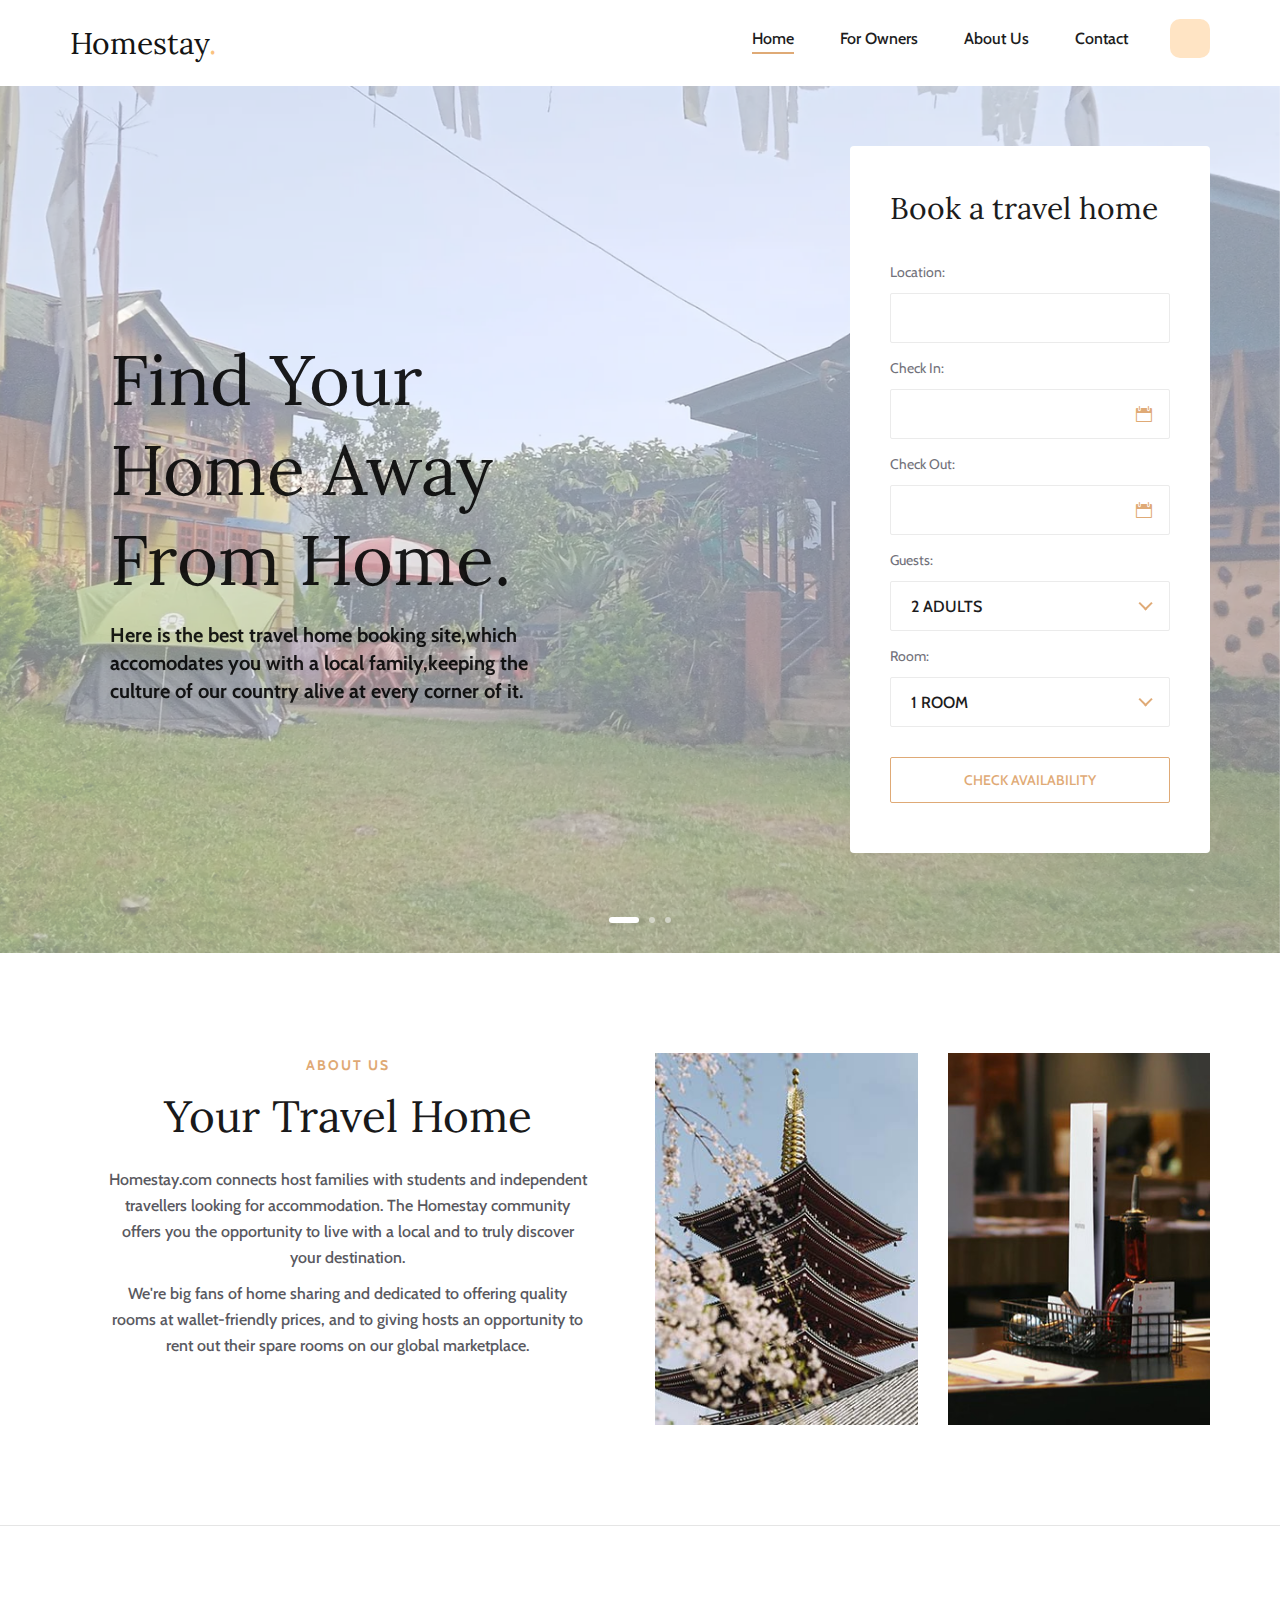
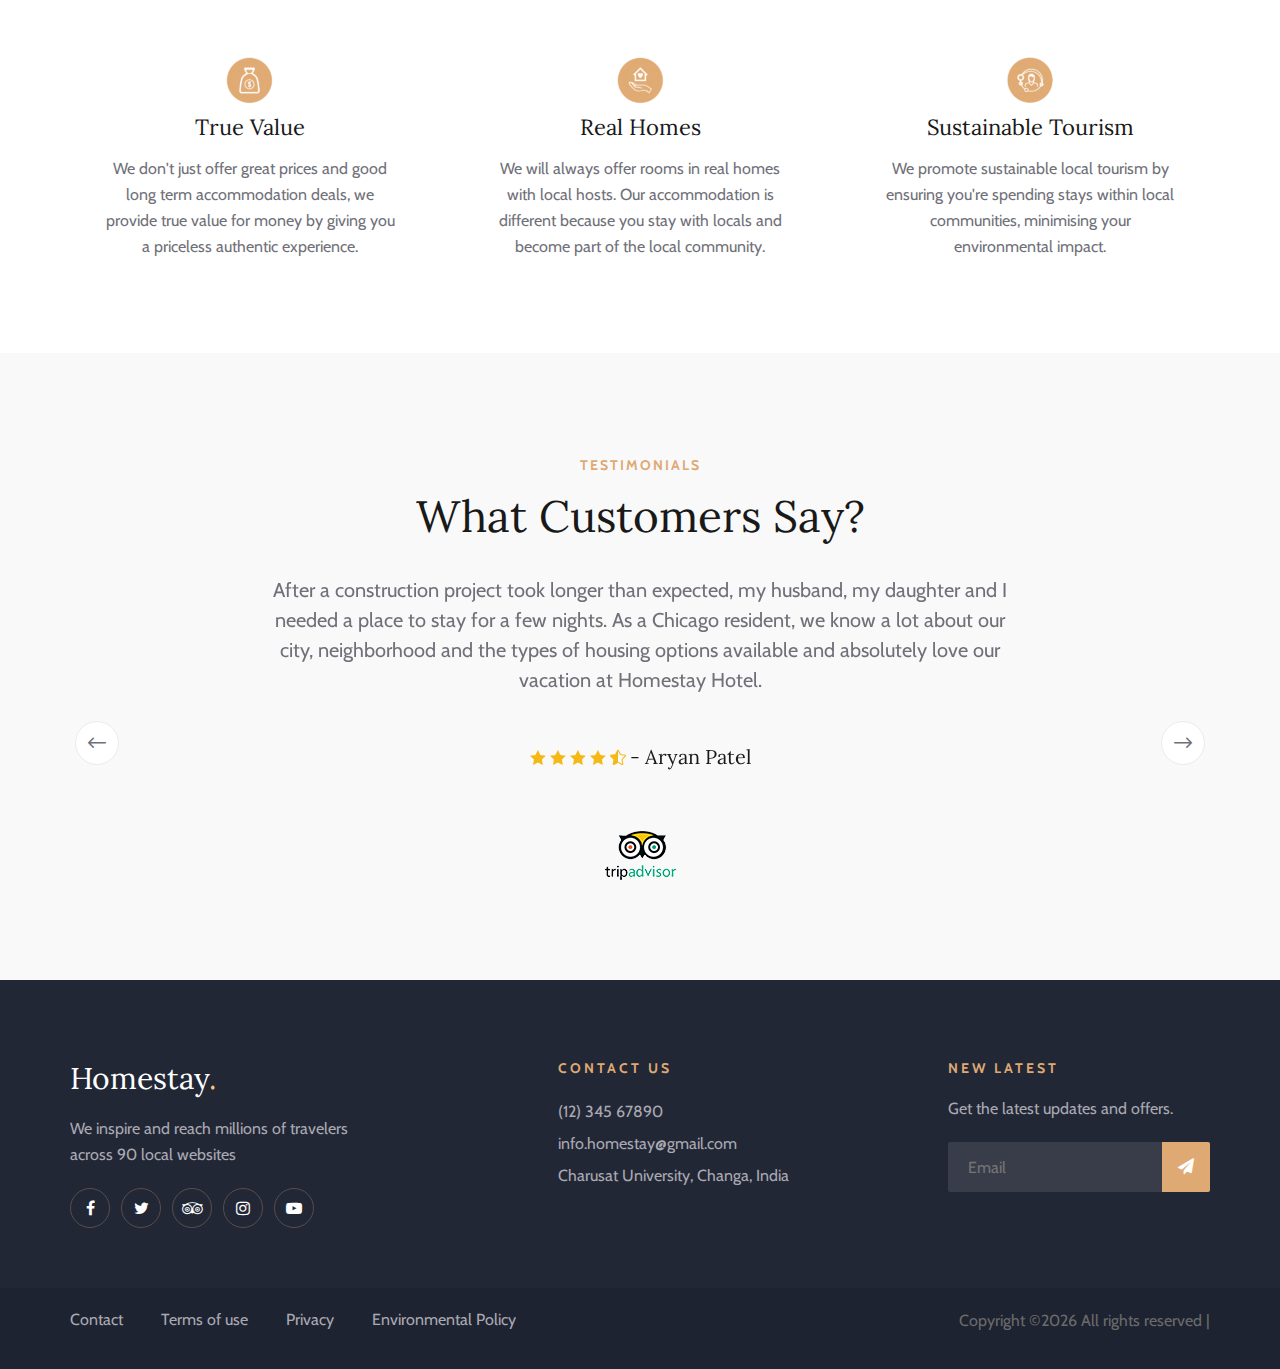
<file: index.html>
<!DOCTYPE html>
<html lang="zxx">

<head>
    <meta charset="UTF-8">
    <meta name="description" content="Homestay Template">
    <meta name="keywords" content="Homestay, unica, creative, html">
    <meta name="viewport" content="width=device-width, initial-scale=1.0">
    <meta http-equiv="X-UA-Compatible" content="ie=edge">
    <title>Homestay</title>

    <!-- Google Font -->
    <link href="https://fonts.googleapis.com/css?family=Lora:400,700&display=swap" rel="stylesheet">
    <link href="https://fonts.googleapis.com/css?family=Cabin:400,500,600,700&display=swap" rel="stylesheet">

    <!-- Css Styles -->
    <link rel="stylesheet" href="css/bootstrap.min.css" type="text/css">
    <link rel="stylesheet" href="css/font-awesome.min.css" type="text/css">
    <link rel="stylesheet" href="css/elegant-icons.css" type="text/css">
    <link rel="stylesheet" href="css/flaticon.css" type="text/css">
    <link rel="stylesheet" href="css/owl.carousel.min.css" type="text/css">
    <link rel="stylesheet" href="css/nice-select.css" type="text/css">
    <link rel="stylesheet" href="css/jquery-ui.min.css" type="text/css">
    <link rel="stylesheet" href="css/magnific-popup.css" type="text/css">
    <link rel="stylesheet" href="css/slicknav.min.css" type="text/css">
    <link rel="stylesheet" href="css/style.css" type="text/css">
</head>

<body>
    <!-- Page Preloder -->
    <div id="preloder">
        <div class="loader"></div>
    </div>


    <!-- Navbar -->
        <div class="menu-item">
            <div class="container">
                <div class="row">
                    <div class="col-lg-2">
                        <div class="logo">
                            <a href="./index.html">
                                <h3>Homestay<span style="color:rgb(250, 194, 125)">.</span></h3>
                            </a>
                        </div>
                    </div>
                    <div class="col-lg-10">
                        <div class="nav-menu">
                            <nav class="mainmenu">
                                <ul>
                                    <li class="active"><a href="./index.html">Home</a></li>
                                    <li><a href="#">For Owners</a></li>
                                    <li><a href="#about-us">About Us</a></li>
                                    <li><a href="#footer">Contact</a></li>
                                    <a href="login.php" id="login"></a>
                                
                                </ul>
                            </nav>
                        </div>
                    </div>
                </div>
            </div>
        </div>
     <!-- Navbar End -->
    
  

    <!-- Hero Section Begin -->
    <section class="hero-section">
        <div class="container">
            <div class="row">
                <div class="col-lg-6">
                    <div class="hero-text">
                        <div class="info">
                        <h1>Find Your Home Away From Home.</h1>
                        <p>Here is the best travel home booking site,which accomodates you with a
                             local family,keeping the culture of our country alive at every corner of it.</p>
                    </div>
                </div>
            </div>
                <div class="col-xl-4 col-lg-5 offset-xl-2 offset-lg-1">
                    <div class="booking-form">
                        <h3>Book a travel home</h3>
                        <form action="#">
                            <div class="check-loc">
                                <label for="loc">Location:</label>
                                <input type="text" class="loc-input" id="location">
                            </div>
                            <div class="check-date">
                                <label for="date-in">Check In:</label>
                                <input type="text" class="date-input" id="date-in">
                                <i class="icon_calendar"></i>
                            </div>
                            <div class="check-date">
                                <label for="date-out">Check Out:</label>
                                <input type="text" class="date-input" id="date-out">
                                <i class="icon_calendar"></i>
                            </div>
                            <div class="select-option">
                                <label for="guest">Guests:</label>
                                <select id="guest">
                                    <option value="">2 Adults</option>
                                    <option value="">3 Adults</option>
                                    <option value="">4 Adults</option>
                                    <option value="">5 Adults</option>
                                    <option value="">6 Adults</option>
                                </select>
                            </div>
                            <div class="select-option">
                                <label for="room">Room:</label>
                                <select id="room">
                                    <option value="">1 Room</option>
                                    <option value="">2 Room</option>
                                    <option value="">3 Room</option>
                                </select>
                            </div>
                            <button type="submit">Check Availability</button>
                        </form>
                    </div>
                </div>
            </div>
        </div>
        <div class="hero-slider owl-carousel">
            <div class="hs-item set-bg" data-setbg="img/Photo-1.png"></div>
            <div class="hs-item set-bg" data-setbg="img/Photo-2.jpg"></div>
            <div class="hs-item set-bg" data-setbg="img/Photo-3.jpg"></div>
        </div>
    </section>
    <!-- Hero Section End -->

    <!-- About Us Section Begin -->
    <section class="aboutus-section spad" id="about-us">
        <div class="container">
            <div class="row">
                <div class="col-lg-6">
                    <div class="about-text">
                        <div class="section-title">
                            <span>About Us</span>
                            <h2>Your Travel Home </h2>
                        </div>
                        <p class="f-para">Homestay.com connects host families with students and independent travellers looking for accommodation. The Homestay 
                            community offers you the opportunity to live with a local and to truly discover your destination.</p>
                        <p class="s-para">We're big fans of home sharing and dedicated to offering quality rooms at wallet-friendly prices, and to giving hosts an 
                            opportunity to rent out their spare rooms on our global marketplace.</p>
                       
                    </div>
                </div>
                <div class="col-lg-6">
                    <div class="about-pic">
                        <div class="row">
                            <div class="col-sm-6">
                                <img src="img/about/about-1.jpg" alt="">
                            </div>
                            <div class="col-sm-6">
                                <img src="img/about/about-2.jpg" alt="">
                            </div>
                        </div>
                    </div>
                </div>
            </div>
        </div>
    </section>
    <!-- About Us Section End -->

    <!-- Services Section End -->
    <section class="services-section spad">
        <div class="container">
            <div class="row">
                <div class="col-lg-12">
                    
                </div>
            </div>
            <div class="row">
                <div class="col-lg-4 col-sm-6">
                    <div class="service-item">
                        <image src="img/Favicons/True_Values.png"/>
                        <h4>True Value</h4>
                        <p>We don't just offer great prices and good long term accommodation deals,
                             we provide true value for money by giving you a priceless authentic experience.</p>
                    </div>
                </div>
                <div class="col-lg-4 col-sm-6">
                    <div class="service-item">
                        <image src="img/Favicons/Real_Homes.png"/>
                        <h4>Real Homes</h4>
                        <p>We will always offer rooms in real homes with local hosts.
                             Our accommodation is different because you stay with locals and become part of the local community.</p>
                    </div>
                </div>
                <div class="col-lg-4 col-sm-6">
                    <div class="service-item">
                        <image src="img/Favicons/Sustainable_tourism.png"/>
                        <h4>Sustainable Tourism</h4>
                        <p>We promote sustainable local tourism by ensuring you're spending stays
                             within local communities, minimising your environmental impact.</p>
                    </div>
                </div>
            </div>
        </div>
    </section>
    <!-- Services Section End -->

    

    <!-- Testimonial Section Begin -->
    <section class="testimonial-section spad">
        <div class="container">
            <div class="row">
                <div class="col-lg-12">
                    <div class="section-title">
                        <span>Testimonials</span>
                        <h2>What Customers Say?</h2>
                    </div>
                </div>
            </div>
            <div class="row">
                <div class="col-lg-8 offset-lg-2">
                    <div class="testimonial-slider owl-carousel">
                        <div class="ts-item">
                            <p>After a construction project took longer than expected, my husband, my daughter and I
                                needed a place to stay for a few nights. As a Chicago resident, we know a lot about our
                                city, neighborhood and the types of housing options available and absolutely love our
                                vacation at Homestay Hotel.</p>
                            <div class="ti-author">
                                <div class="rating">
                                    <i class="icon_star"></i>
                                    <i class="icon_star"></i>
                                    <i class="icon_star"></i>
                                    <i class="icon_star"></i>
                                    <i class="icon_star-half_alt"></i>
                                </div>
                                <h5> - Aryan Patel</h5>
                            </div>
                            <img src="img/testimonial-logo.png" alt="">
                        </div>
                        <div class="ts-item">
                            <p>After a construction project took longer than expected, my husband, my daughter and I
                                needed a place to stay for a few nights. As a Chicago resident, we know a lot about our
                                city, neighborhood and the types of housing options available and absolutely love our
                                vacation at Homestay Hotel.</p>
                            <div class="ti-author">
                                <div class="rating">
                                    <i class="icon_star"></i>
                                    <i class="icon_star"></i>
                                    <i class="icon_star"></i>
                                    <i class="icon_star"></i>
                                    <i class="icon_star-half_alt"></i>
                                </div>
                                <h5> - Dhruv Patel</h5>
                            </div>
                            <img src="img/testimonial-logo.png" alt="">
                        </div>
                    </div>
                </div>
            </div>
        </div>
    </section>
    <!-- Testimonial Section End -->

    <!-- Footer Section Begin -->
    <footer class="footer-section" id="footer">
        <div class="container">
            <div class="footer-text">
                <div class="row">
                    <div class="col-lg-4">
                        <div class="ft-about">
                            <div class="logo">
                                <a href="#">
                                    <h3 style="color:white">Homestay<span style="color:rgb(250, 194, 125)">.</span></h3>
                                </a>
                            </div>
                            <p>We inspire and reach millions of travelers<br /> across 90 local websites</p>
                            <div class="fa-social">
                                <a href="#"><i class="fa fa-facebook"></i></a>
                                <a href="#"><i class="fa fa-twitter"></i></a>
                                <a href="#"><i class="fa fa-tripadvisor"></i></a>
                                <a href="#"><i class="fa fa-instagram"></i></a>
                                <a href="#"><i class="fa fa-youtube-play"></i></a>
                            </div>
                        </div>
                    </div>
                    <div class="col-lg-3 offset-lg-1">
                        <div class="ft-contact">
                            <h6>Contact Us</h6>
                            <ul>
                                <li>(12) 345 67890</li>
                                <li>info.homestay@gmail.com</li>
                                <li>Charusat University, Changa, India</li>
                            </ul>
                        </div>
                    </div>
                    <div class="col-lg-3 offset-lg-1">
                        <div class="ft-newslatter">
                            <h6>New latest</h6>
                            <p>Get the latest updates and offers.</p>
                            <form action="#" class="fn-form">
                                <input type="text" placeholder="Email">
                                <button type="submit"><i class="fa fa-send"></i></button>
                            </form>
                        </div>
                    </div>
                </div>
            </div>
        </div>
        <div class="copyright-option">
            <div class="container">
                <div class="row">
                    <div class="col-lg-7">
                        <ul>
                            <li><a href="#">Contact</a></li>
                            <li><a href="#">Terms of use</a></li>
                            <li><a href="#">Privacy</a></li>
                            <li><a href="#">Environmental Policy</a></li>
                        </ul>
                    </div>
                    <div class="col-lg-5">
                        <a class="co-text"><p>
  Copyright &copy;<script>document.write(new Date().getFullYear());</script> All rights reserved |</p></a>
                    </p></div>
                    </div>
                </div>
            </div>
        </div>
    </footer>
    <!-- Footer Section End -->

    <!-- Search model Begin -->
    <div class="search-model">
        <div class="h-100 d-flex align-items-center justify-content-center">
            <div class="search-close-switch"><i class="icon_close"></i></div>
            <form class="search-model-form">
                <input type="text" id="search-input" placeholder="Search here.....">
            </form>
        </div>
    </div>
    <!-- Search model end -->

    <!-- Js Plugins -->
    <script src="js/jquery-3.3.1.min.js"></script>
    <script src="js/bootstrap.min.js"></script>
    <script src="js/jquery.magnific-popup.min.js"></script>
    <script src="js/jquery.nice-select.min.js"></script>
    <script src="js/jquery-ui.min.js"></script>
    <script src="js/jquery.slicknav.js"></script>
    <script src="js/owl.carousel.min.js"></script>
    <script src="js/main.js"></script>
</body>

</html>
</file>
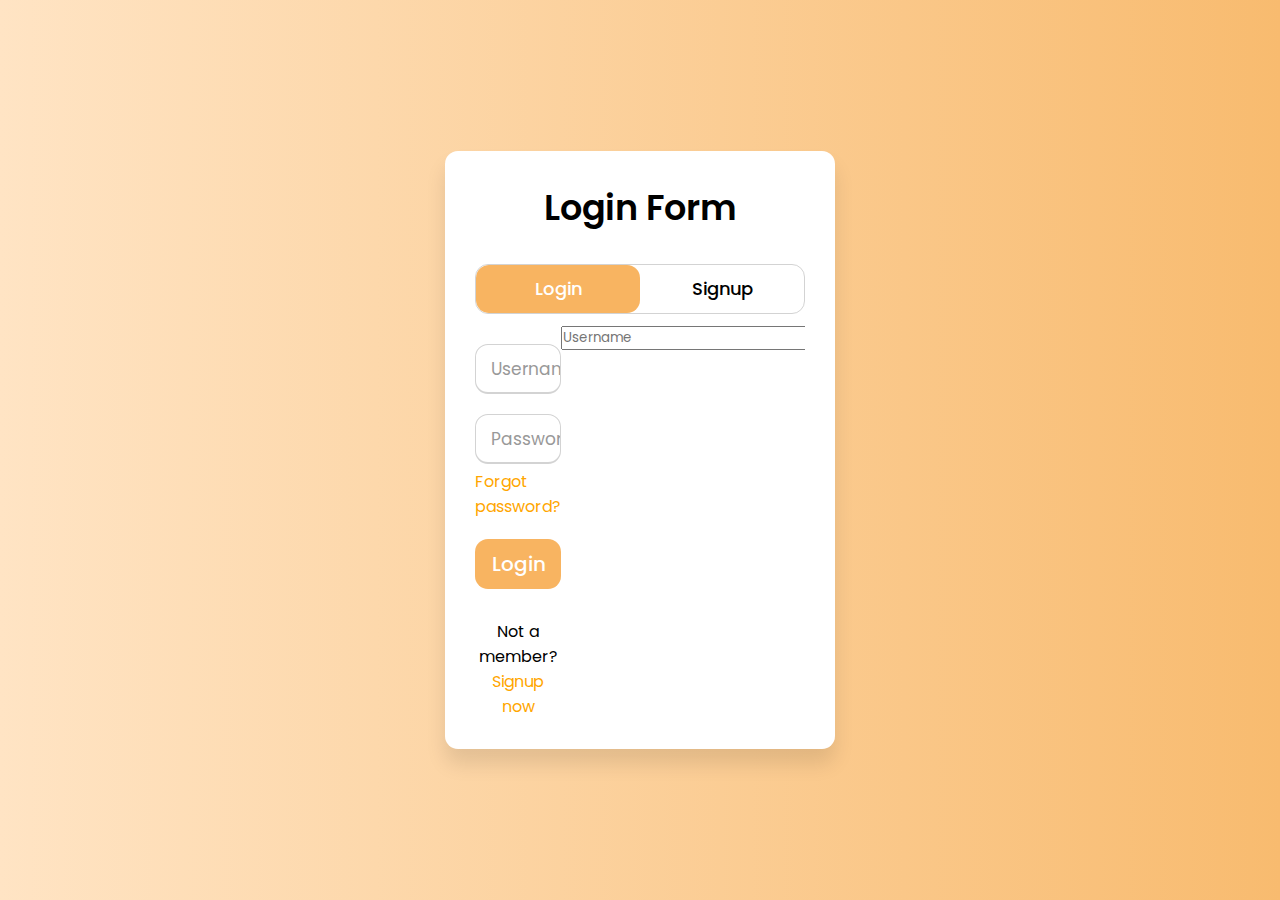
<file: login.html>
<!DOCTYPE html>
<html lang="en" dir="ltr">
  <head>
    <meta charset="utf-8">
    <title>Homestay</title>
    <link rel="stylesheet" href="css/login.css">
    <meta name="viewport" content="width=device-width, initial-scale=1.0">
  </head>
  <body>
  
    <div class="wrapper">
      <div class="title-text">
        <div class="title login">Login Form</div>
        <div class="title signup">Signup Form</div>
      </div>
      <div class="form-container">
        <div class="slide-controls">
          <input type="radio" name="slide" id="login" checked>
          <input type="radio" name="slide" id="signup">
          <label for="login" class="slide login">Login</label>
          <label for="signup" class="slide signup">Signup</label>
          <div class="slider-tab"></div>
        </div>
        <div class="form-inner">
          <form method="post" class="login">
            <div class="field">
              <input type="text" placeholder="Username" name="username" required>
            </div>
            <div class="field">
              <input type="password" placeholder="Password" name="password" required>
            </div>
            <div class="pass-link"><a href="#">Forgot password?</a></div>
            <div class="field btn">
              <div class="btn-layer"></div>
              <input type="submit" value="Login" name="submit">
            </div>
            <div class="signup-link">Not a member? <a href="">Signup now</a></div>
          </form>
          <?php
    }

          <form method="post" class="signup">
            <div class="field">
              <input type="text" placeholder="Username" name="username" required>
            </div>
            <div class="field">
              <input type="text" placeholder="Email Address" name="email" required>
            </div>
            <div class="field">
              <input type="password" placeholder="Password" name="password" required>
            </div>
            <div class="field">
              <input type="password" placeholder="Confirm password" name="cpassword">
            </div>
            <div class="field btn">
              <div class="btn-layer"></div>
              <input type="submit" value="Signup">
            </div>
          </form>
        </div>
      </div>
    </div>

    <script>
      const loginText = document.querySelector(".title-text .login");
      const loginForm = document.querySelector("form.login");
      const loginBtn = document.querySelector("label.login");
      const signupBtn = document.querySelector("label.signup");
      const signupLink = document.querySelector("form .signup-link a");
      signupBtn.onclick = (()=>{
        loginForm.style.marginLeft = "-50%";
        loginText.style.marginLeft = "-50%";
      });
      loginBtn.onclick = (()=>{
        loginForm.style.marginLeft = "0%";
        loginText.style.marginLeft = "0%";
      });
      signupLink.onclick = (()=>{
        signupBtn.click();
        return false;
      });
    </script>

  </body>
</html>
</file>
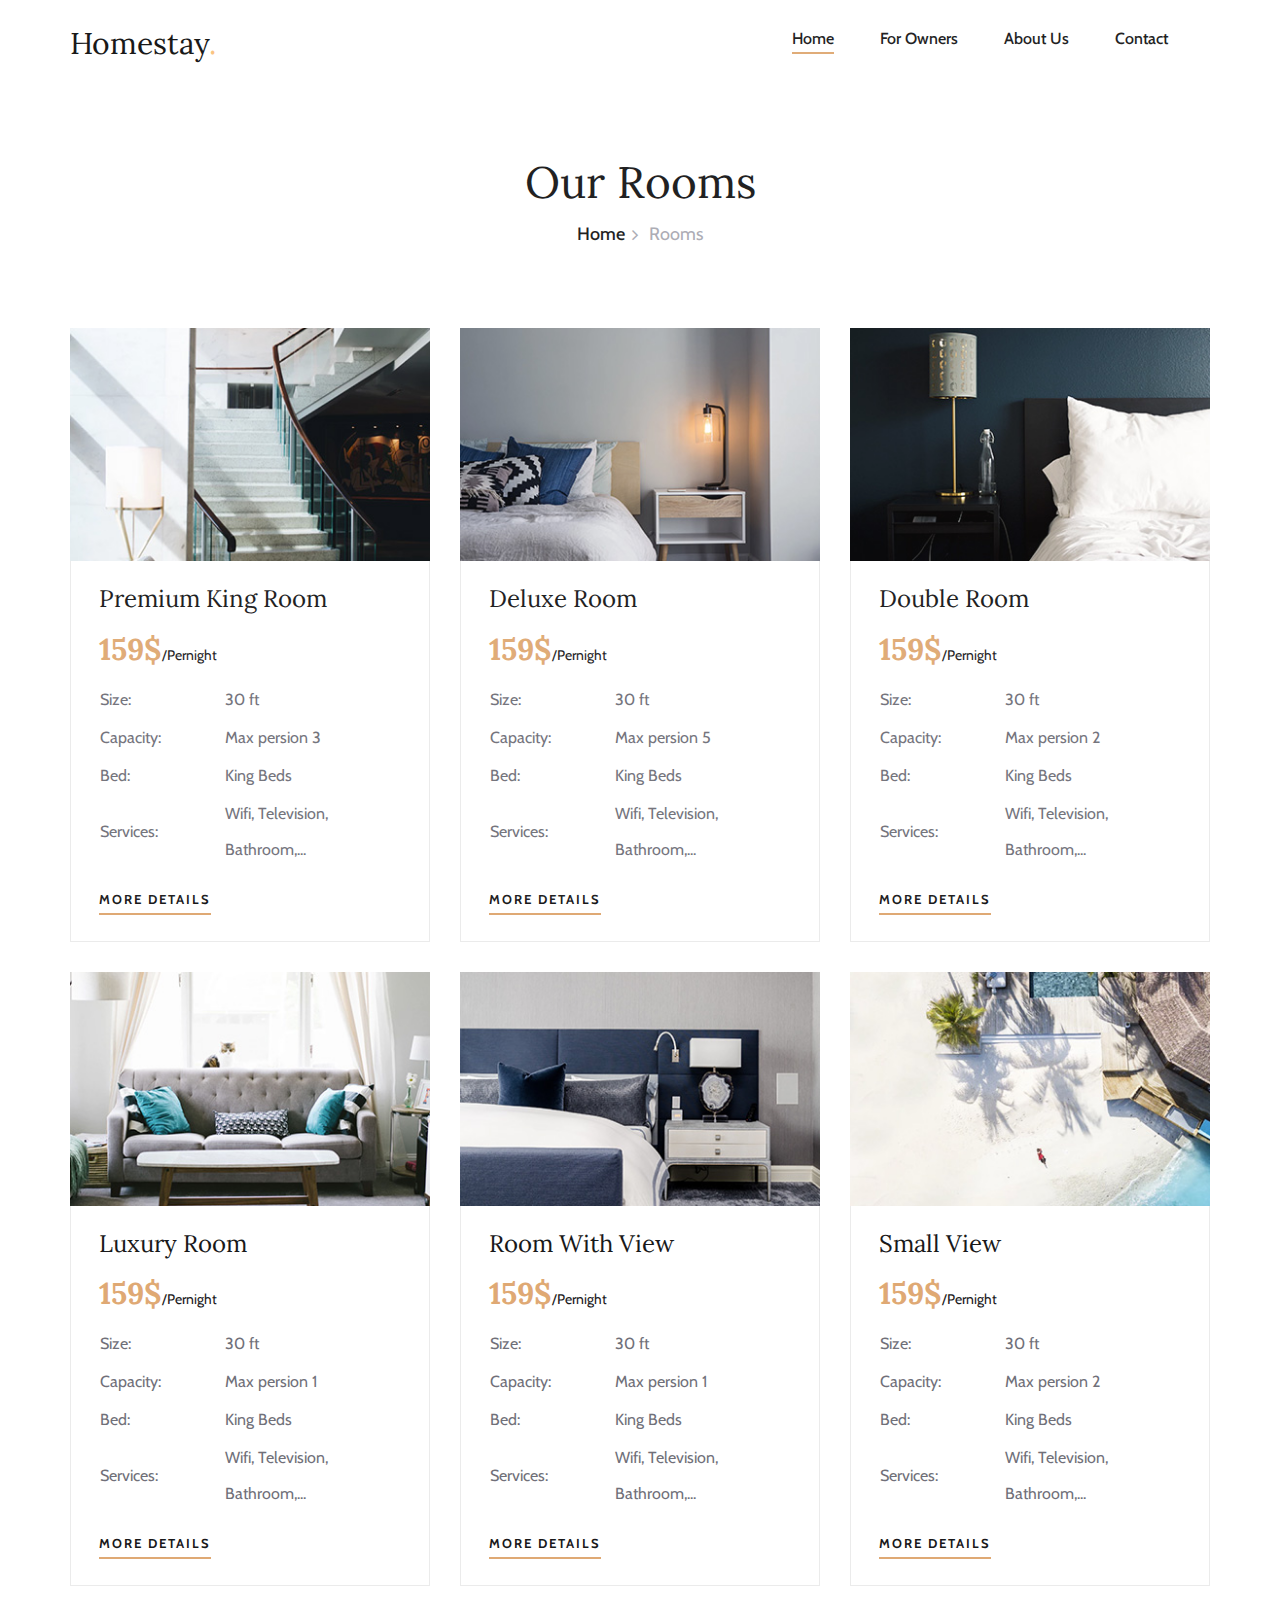
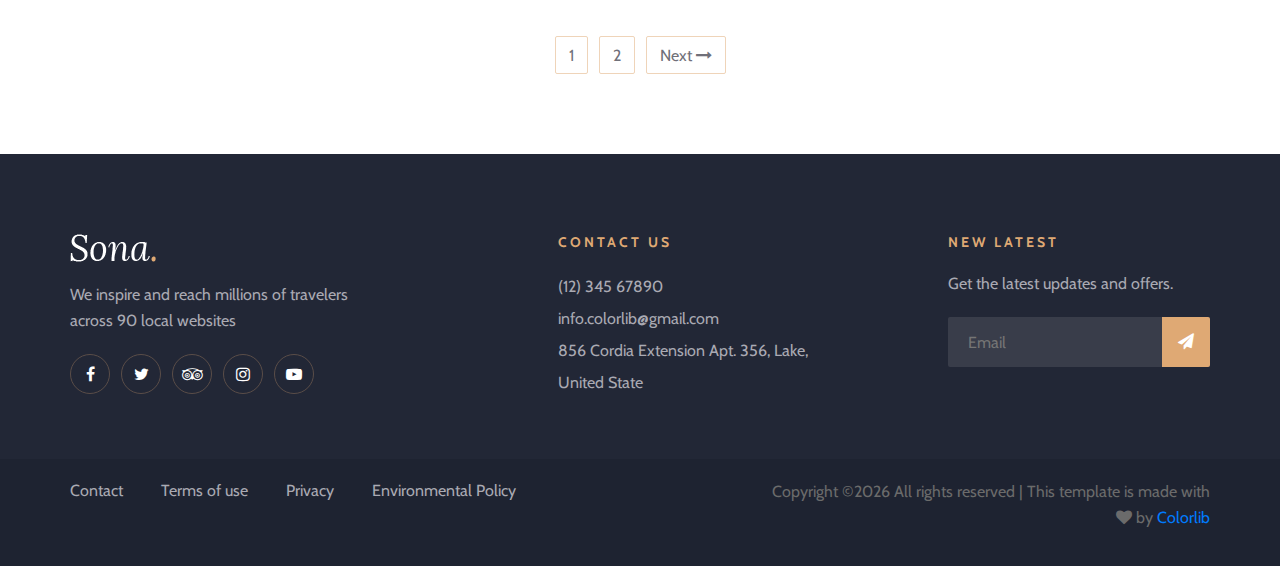
<file: rooms.html>
<!DOCTYPE html>
<html lang="zxx">

<head>
    <meta charset="UTF-8">
    <meta name="description" content="Homestay Template">
    <meta name="keywords" content="Homestay, unica, creative, html">
    <meta name="viewport" content="width=device-width, initial-scale=1.0">
    <meta http-equiv="X-UA-Compatible" content="ie=edge">
    <title>Homestay</title>

    <!-- Google Font -->
    <link href="https://fonts.googleapis.com/css?family=Lora:400,700&display=swap" rel="stylesheet">
    <link href="https://fonts.googleapis.com/css?family=Cabin:400,500,600,700&display=swap" rel="stylesheet">

    <!-- Css Styles -->
    <link rel="stylesheet" href="css/bootstrap.min.css" type="text/css">
    <link rel="stylesheet" href="css/font-awesome.min.css" type="text/css">
    <link rel="stylesheet" href="css/elegant-icons.css" type="text/css">
    <link rel="stylesheet" href="css/flaticon.css" type="text/css">
    <link rel="stylesheet" href="css/owl.carousel.min.css" type="text/css">
    <link rel="stylesheet" href="css/nice-select.css" type="text/css">
    <link rel="stylesheet" href="css/jquery-ui.min.css" type="text/css">
    <link rel="stylesheet" href="css/magnific-popup.css" type="text/css">
    <link rel="stylesheet" href="css/slicknav.min.css" type="text/css">
    <link rel="stylesheet" href="css/style.css" type="text/css">
</head>

<body>
    <!-- Page Preloder -->
    <div id="preloder">
        <div class="loader"></div>
    </div>

  <!--Navbar-->
  <div class="menu-item">
    <div class="container">
        <div class="row">
            <div class="col-lg-2">
                <div class="logo">
                    <a href="./index.html">
                        <h3>Homestay<span style="color:rgb(250, 194, 125)">.</span></h3>
                    </a>
                </div>
            </div>
            <div class="col-lg-10">
                <div class="nav-menu">
                    <nav class="mainmenu">
                        <ul>
                            <li class="active"><a href="./index.html">Home</a></li>
                            <li><a href="#">For Owners</a></li>
                            <li><a href="./about-us.html">About Us</a></li>
                            <li><a href="./contact.html">Contact</a></li>
                        </ul>
                    </nav>
                </div>
            </div>
        </div>
    </div>
</div>
<!-- Navbar End -->

    <!-- Breadcrumb Section Begin -->
    <div class="breadcrumb-section">
        <div class="container">
            <div class="row">
                <div class="col-lg-12">
                    <div class="breadcrumb-text">
                        <h2>Our Rooms</h2>
                        <div class="bt-option">
                            <a href="./home.html">Home</a>
                            <span>Rooms</span>
                        </div>
                    </div>
                </div>
            </div>
        </div>
    </div>
    <!-- Breadcrumb Section End -->

    <!-- Rooms Section Begin -->
    <section class="rooms-section spad">
        <div class="container">
            <div class="row">
                <div class="col-lg-4 col-md-6">
                    <div class="room-item">
                        <img src="img/room/room-1.jpg" alt="">
                        <div class="ri-text">
                            <h4>Premium King Room</h4>
                            <h3>159$<span>/Pernight</span></h3>
                            <table>
                                <tbody>
                                    <tr>
                                        <td class="r-o">Size:</td>
                                        <td>30 ft</td>
                                    </tr>
                                    <tr>
                                        <td class="r-o">Capacity:</td>
                                        <td>Max persion 3</td>
                                    </tr>
                                    <tr>
                                        <td class="r-o">Bed:</td>
                                        <td>King Beds</td>
                                    </tr>
                                    <tr>
                                        <td class="r-o">Services:</td>
                                        <td>Wifi, Television, Bathroom,...</td>
                                    </tr>
                                </tbody>
                            </table>
                            <a href="#" class="primary-btn">More Details</a>
                        </div>
                    </div>
                </div>
                <div class="col-lg-4 col-md-6">
                    <div class="room-item">
                        <img src="img/room/room-2.jpg" alt="">
                        <div class="ri-text">
                            <h4>Deluxe Room</h4>
                            <h3>159$<span>/Pernight</span></h3>
                            <table>
                                <tbody>
                                    <tr>
                                        <td class="r-o">Size:</td>
                                        <td>30 ft</td>
                                    </tr>
                                    <tr>
                                        <td class="r-o">Capacity:</td>
                                        <td>Max persion 5</td>
                                    </tr>
                                    <tr>
                                        <td class="r-o">Bed:</td>
                                        <td>King Beds</td>
                                    </tr>
                                    <tr>
                                        <td class="r-o">Services:</td>
                                        <td>Wifi, Television, Bathroom,...</td>
                                    </tr>
                                </tbody>
                            </table>
                            <a href="#" class="primary-btn">More Details</a>
                        </div>
                    </div>
                </div>
                <div class="col-lg-4 col-md-6">
                    <div class="room-item">
                        <img src="img/room/room-3.jpg" alt="">
                        <div class="ri-text">
                            <h4>Double Room</h4>
                            <h3>159$<span>/Pernight</span></h3>
                            <table>
                                <tbody>
                                    <tr>
                                        <td class="r-o">Size:</td>
                                        <td>30 ft</td>
                                    </tr>
                                    <tr>
                                        <td class="r-o">Capacity:</td>
                                        <td>Max persion 2</td>
                                    </tr>
                                    <tr>
                                        <td class="r-o">Bed:</td>
                                        <td>King Beds</td>
                                    </tr>
                                    <tr>
                                        <td class="r-o">Services:</td>
                                        <td>Wifi, Television, Bathroom,...</td>
                                    </tr>
                                </tbody>
                            </table>
                            <a href="#" class="primary-btn">More Details</a>
                        </div>
                    </div>
                </div>
                <div class="col-lg-4 col-md-6">
                    <div class="room-item">
                        <img src="img/room/room-4.jpg" alt="">
                        <div class="ri-text">
                            <h4>Luxury Room</h4>
                            <h3>159$<span>/Pernight</span></h3>
                            <table>
                                <tbody>
                                    <tr>
                                        <td class="r-o">Size:</td>
                                        <td>30 ft</td>
                                    </tr>
                                    <tr>
                                        <td class="r-o">Capacity:</td>
                                        <td>Max persion 1</td>
                                    </tr>
                                    <tr>
                                        <td class="r-o">Bed:</td>
                                        <td>King Beds</td>
                                    </tr>
                                    <tr>
                                        <td class="r-o">Services:</td>
                                        <td>Wifi, Television, Bathroom,...</td>
                                    </tr>
                                </tbody>
                            </table>
                            <a href="#" class="primary-btn">More Details</a>
                        </div>
                    </div>
                </div>
                <div class="col-lg-4 col-md-6">
                    <div class="room-item">
                        <img src="img/room/room-5.jpg" alt="">
                        <div class="ri-text">
                            <h4>Room With View</h4>
                            <h3>159$<span>/Pernight</span></h3>
                            <table>
                                <tbody>
                                    <tr>
                                        <td class="r-o">Size:</td>
                                        <td>30 ft</td>
                                    </tr>
                                    <tr>
                                        <td class="r-o">Capacity:</td>
                                        <td>Max persion 1</td>
                                    </tr>
                                    <tr>
                                        <td class="r-o">Bed:</td>
                                        <td>King Beds</td>
                                    </tr>
                                    <tr>
                                        <td class="r-o">Services:</td>
                                        <td>Wifi, Television, Bathroom,...</td>
                                    </tr>
                                </tbody>
                            </table>
                            <a href="#" class="primary-btn">More Details</a>
                        </div>
                    </div>
                </div>
                <div class="col-lg-4 col-md-6">
                    <div class="room-item">
                        <img src="img/room/room-6.jpg" alt="">
                        <div class="ri-text">
                            <h4>Small View</h4>
                            <h3>159$<span>/Pernight</span></h3>
                            <table>
                                <tbody>
                                    <tr>
                                        <td class="r-o">Size:</td>
                                        <td>30 ft</td>
                                    </tr>
                                    <tr>
                                        <td class="r-o">Capacity:</td>
                                        <td>Max persion 2</td>
                                    </tr>
                                    <tr>
                                        <td class="r-o">Bed:</td>
                                        <td>King Beds</td>
                                    </tr>
                                    <tr>
                                        <td class="r-o">Services:</td>
                                        <td>Wifi, Television, Bathroom,...</td>
                                    </tr>
                                </tbody>
                            </table>
                            <a href="#" class="primary-btn">More Details</a>
                        </div>
                    </div>
                </div>
                <div class="col-lg-12">
                    <div class="room-pagination">
                        <a href="#">1</a>
                        <a href="#">2</a>
                        <a href="#">Next <i class="fa fa-long-arrow-right"></i></a>
                    </div>
                </div>
            </div>
        </div>
    </section>
    <!-- Rooms Section End -->

    <!-- Footer Section Begin -->
    <footer class="footer-section">
        <div class="container">
            <div class="footer-text">
                <div class="row">
                    <div class="col-lg-4">
                        <div class="ft-about">
                            <div class="logo">
                                <a href="#">
                                    <img src="img/footer-logo.png" alt="">
                                </a>
                            </div>
                            <p>We inspire and reach millions of travelers<br /> across 90 local websites</p>
                            <div class="fa-social">
                                <a href="#"><i class="fa fa-facebook"></i></a>
                                <a href="#"><i class="fa fa-twitter"></i></a>
                                <a href="#"><i class="fa fa-tripadvisor"></i></a>
                                <a href="#"><i class="fa fa-instagram"></i></a>
                                <a href="#"><i class="fa fa-youtube-play"></i></a>
                            </div>
                        </div>
                    </div>
                    <div class="col-lg-3 offset-lg-1">
                        <div class="ft-contact">
                            <h6>Contact Us</h6>
                            <ul>
                                <li>(12) 345 67890</li>
                                <li>info.colorlib@gmail.com</li>
                                <li>856 Cordia Extension Apt. 356, Lake, United State</li>
                            </ul>
                        </div>
                    </div>
                    <div class="col-lg-3 offset-lg-1">
                        <div class="ft-newslatter">
                            <h6>New latest</h6>
                            <p>Get the latest updates and offers.</p>
                            <form action="#" class="fn-form">
                                <input type="text" placeholder="Email">
                                <button type="submit"><i class="fa fa-send"></i></button>
                            </form>
                        </div>
                    </div>
                </div>
            </div>
        </div>
        <div class="copyright-option">
            <div class="container">
                <div class="row">
                    <div class="col-lg-7">
                        <ul>
                            <li><a href="#">Contact</a></li>
                            <li><a href="#">Terms of use</a></li>
                            <li><a href="#">Privacy</a></li>
                            <li><a href="#">Environmental Policy</a></li>
                        </ul>
                    </div>
                    <div class="col-lg-5">
                        <div class="co-text"><p><!-- Link back to Colorlib can't be removed. Template is licensed under CC BY 3.0. -->
  Copyright &copy;<script>document.write(new Date().getFullYear());</script> All rights reserved | This template is made with <i class="fa fa-heart" aria-hidden="true"></i> by <a href="https://colorlib.com" target="_blank">Colorlib</a>
  <!-- Link back to Colorlib can't be removed. Template is licensed under CC BY 3.0. --></p></div>
                    </div>
                </div>
            </div>
        </div>
    </footer>
    <!-- Footer Section End -->

    <!-- Search model Begin -->
    <div class="search-model">
        <div class="h-100 d-flex align-items-center justify-content-center">
            <div class="search-close-switch"><i class="icon_close"></i></div>
            <form class="search-model-form">
                <input type="text" id="search-input" placeholder="Search here.....">
            </form>
        </div>
    </div>
    <!-- Search model end -->

    <!-- Js Plugins -->
    <script src="js/jquery-3.3.1.min.js"></script>
    <script src="js/bootstrap.min.js"></script>
    <script src="js/jquery.magnific-popup.min.js"></script>
    <script src="js/jquery.nice-select.min.js"></script>
    <script src="js/jquery-ui.min.js"></script>
    <script src="js/jquery.slicknav.js"></script>
    <script src="js/owl.carousel.min.js"></script>
    <script src="js/main.js"></script>
</body>

</html>
</file>
<file: css/elegant-icons.css>
@font-face {
	font-family: 'ElegantIcons';
	src:url('../fonts/ElegantIcons.eot');
	src:url('../fonts/ElegantIcons.eot?#iefix') format('embedded-opentype'),
		url('../fonts/ElegantIcons.woff') format('woff'),
		url('../fonts/ElegantIcons.ttf') format('truetype'),
		url('../fonts/ElegantIcons.svg#ElegantIcons') format('svg');
	font-weight: normal;
	font-style: normal;
}

/* Use the following CSS code if you want to use data attributes for inserting your icons */
[data-icon]:before {
	font-family: 'ElegantIcons';
	content: attr(data-icon);
	speak: none;
	font-weight: normal;
	font-variant: normal;
	text-transform: none;
	line-height: 1;
	-webkit-font-smoothing: antialiased;
	-moz-osx-font-smoothing: grayscale;
}

/* Use the following CSS code if you want to have a class per icon */
/*
Instead of a list of all class selectors,
you can use the generic selector below, but it's slower:
[class*="your-class-prefix"] {
*/
.arrow_up, .arrow_down, .arrow_left, .arrow_right, .arrow_left-up, .arrow_right-up, .arrow_right-down, .arrow_left-down, .arrow-up-down, .arrow_up-down_alt, .arrow_left-right_alt, .arrow_left-right, .arrow_expand_alt2, .arrow_expand_alt, .arrow_condense, .arrow_expand, .arrow_move, .arrow_carrot-up, .arrow_carrot-down, .arrow_carrot-left, .arrow_carrot-right, .arrow_carrot-2up, .arrow_carrot-2down, .arrow_carrot-2left, .arrow_carrot-2right, .arrow_carrot-up_alt2, .arrow_carrot-down_alt2, .arrow_carrot-left_alt2, .arrow_carrot-right_alt2, .arrow_carrot-2up_alt2, .arrow_carrot-2down_alt2, .arrow_carrot-2left_alt2, .arrow_carrot-2right_alt2, .arrow_triangle-up, .arrow_triangle-down, .arrow_triangle-left, .arrow_triangle-right, .arrow_triangle-up_alt2, .arrow_triangle-down_alt2, .arrow_triangle-left_alt2, .arrow_triangle-right_alt2, .arrow_back, .icon_minus-06, .icon_plus, .icon_close, .icon_check, .icon_minus_alt2, .icon_plus_alt2, .icon_close_alt2, .icon_check_alt2, .icon_zoom-out_alt, .icon_zoom-in_alt, .icon_search, .icon_box-empty, .icon_box-selected, .icon_minus-box, .icon_plus-box, .icon_box-checked, .icon_circle-empty, .icon_circle-slelected, .icon_stop_alt2, .icon_stop, .icon_pause_alt2, .icon_pause, .icon_menu, .icon_menu-square_alt2, .icon_menu-circle_alt2, .icon_ul, .icon_ol, .icon_adjust-horiz, .icon_adjust-vert, .icon_document_alt, .icon_documents_alt, .icon_pencil, .icon_pencil-edit_alt, .icon_pencil-edit, .icon_folder-alt, .icon_folder-open_alt, .icon_folder-add_alt, .icon_info_alt, .icon_error-oct_alt, .icon_error-circle_alt, .icon_error-triangle_alt, .icon_question_alt2, .icon_question, .icon_comment_alt, .icon_chat_alt, .icon_vol-mute_alt, .icon_volume-low_alt, .icon_volume-high_alt, .icon_quotations, .icon_quotations_alt2, .icon_clock_alt, .icon_lock_alt, .icon_lock-open_alt, .icon_key_alt, .icon_cloud_alt, .icon_cloud-upload_alt, .icon_cloud-download_alt, .icon_image, .icon_images, .icon_lightbulb_alt, .icon_gift_alt, .icon_house_alt, .icon_genius, .icon_mobile, .icon_tablet, .icon_laptop, .icon_desktop, .icon_camera_alt, .icon_mail_alt, .icon_cone_alt, .icon_ribbon_alt, .icon_bag_alt, .icon_creditcard, .icon_cart_alt, .icon_paperclip, .icon_tag_alt, .icon_tags_alt, .icon_trash_alt, .icon_cursor_alt, .icon_mic_alt, .icon_compass_alt, .icon_pin_alt, .icon_pushpin_alt, .icon_map_alt, .icon_drawer_alt, .icon_toolbox_alt, .icon_book_alt, .icon_calendar, .icon_film, .icon_table, .icon_contacts_alt, .icon_headphones, .icon_lifesaver, .icon_piechart, .icon_refresh, .icon_link_alt, .icon_link, .icon_loading, .icon_blocked, .icon_archive_alt, .icon_heart_alt, .icon_star_alt, .icon_star-half_alt, .icon_star, .icon_star-half, .icon_tools, .icon_tool, .icon_cog, .icon_cogs, .arrow_up_alt, .arrow_down_alt, .arrow_left_alt, .arrow_right_alt, .arrow_left-up_alt, .arrow_right-up_alt, .arrow_right-down_alt, .arrow_left-down_alt, .arrow_condense_alt, .arrow_expand_alt3, .arrow_carrot_up_alt, .arrow_carrot-down_alt, .arrow_carrot-left_alt, .arrow_carrot-right_alt, .arrow_carrot-2up_alt, .arrow_carrot-2dwnn_alt, .arrow_carrot-2left_alt, .arrow_carrot-2right_alt, .arrow_triangle-up_alt, .arrow_triangle-down_alt, .arrow_triangle-left_alt, .arrow_triangle-right_alt, .icon_minus_alt, .icon_plus_alt, .icon_close_alt, .icon_check_alt, .icon_zoom-out, .icon_zoom-in, .icon_stop_alt, .icon_menu-square_alt, .icon_menu-circle_alt, .icon_document, .icon_documents, .icon_pencil_alt, .icon_folder, .icon_folder-open, .icon_folder-add, .icon_folder_upload, .icon_folder_download, .icon_info, .icon_error-circle, .icon_error-oct, .icon_error-triangle, .icon_question_alt, .icon_comment, .icon_chat, .icon_vol-mute, .icon_volume-low, .icon_volume-high, .icon_quotations_alt, .icon_clock, .icon_lock, .icon_lock-open, .icon_key, .icon_cloud, .icon_cloud-upload, .icon_cloud-download, .icon_lightbulb, .icon_gift, .icon_house, .icon_camera, .icon_mail, .icon_cone, .icon_ribbon, .icon_bag, .icon_cart, .icon_tag, .icon_tags, .icon_trash, .icon_cursor, .icon_mic, .icon_compass, .icon_pin, .icon_pushpin, .icon_map, .icon_drawer, .icon_toolbox, .icon_book, .icon_contacts, .icon_archive, .icon_heart, .icon_profile, .icon_group, .icon_grid-2x2, .icon_grid-3x3, .icon_music, .icon_pause_alt, .icon_phone, .icon_upload, .icon_download, .social_facebook, .social_twitter, .social_pinterest, .social_googleplus, .social_tumblr, .social_tumbleupon, .social_wordpress, .social_instagram, .social_dribbble, .social_vimeo, .social_linkedin, .social_rss, .social_deviantart, .social_share, .social_myspace, .social_skype, .social_youtube, .social_picassa, .social_googledrive, .social_flickr, .social_blogger, .social_spotify, .social_delicious, .social_facebook_circle, .social_twitter_circle, .social_pinterest_circle, .social_googleplus_circle, .social_tumblr_circle, .social_stumbleupon_circle, .social_wordpress_circle, .social_instagram_circle, .social_dribbble_circle, .social_vimeo_circle, .social_linkedin_circle, .social_rss_circle, .social_deviantart_circle, .social_share_circle, .social_myspace_circle, .social_skype_circle, .social_youtube_circle, .social_picassa_circle, .social_googledrive_alt2, .social_flickr_circle, .social_blogger_circle, .social_spotify_circle, .social_delicious_circle, .social_facebook_square, .social_twitter_square, .social_pinterest_square, .social_googleplus_square, .social_tumblr_square, .social_stumbleupon_square, .social_wordpress_square, .social_instagram_square, .social_dribbble_square, .social_vimeo_square, .social_linkedin_square, .social_rss_square, .social_deviantart_square, .social_share_square, .social_myspace_square, .social_skype_square, .social_youtube_square, .social_picassa_square, .social_googledrive_square, .social_flickr_square, .social_blogger_square, .social_spotify_square, .social_delicious_square, .icon_printer, .icon_calulator, .icon_building, .icon_floppy, .icon_drive, .icon_search-2, .icon_id, .icon_id-2, .icon_puzzle, .icon_like, .icon_dislike, .icon_mug, .icon_currency, .icon_wallet, .icon_pens, .icon_easel, .icon_flowchart, .icon_datareport, .icon_briefcase, .icon_shield, .icon_percent, .icon_globe, .icon_globe-2, .icon_target, .icon_hourglass, .icon_balance, .icon_rook, .icon_printer-alt, .icon_calculator_alt, .icon_building_alt, .icon_floppy_alt, .icon_drive_alt, .icon_search_alt, .icon_id_alt, .icon_id-2_alt, .icon_puzzle_alt, .icon_like_alt, .icon_dislike_alt, .icon_mug_alt, .icon_currency_alt, .icon_wallet_alt, .icon_pens_alt, .icon_easel_alt, .icon_flowchart_alt, .icon_datareport_alt, .icon_briefcase_alt, .icon_shield_alt, .icon_percent_alt, .icon_globe_alt, .icon_clipboard {
	font-family: 'ElegantIcons';
	speak: none;
	font-style: normal;
	font-weight: normal;
	font-variant: normal;
	text-transform: none;
	line-height: 1;
	-webkit-font-smoothing: antialiased;
}
.arrow_up:before {
	content: "\21";
}
.arrow_down:before {
	content: "\22";
}
.arrow_left:before {
	content: "\23";
}
.arrow_right:before {
	content: "\24";
}
.arrow_left-up:before {
	content: "\25";
}
.arrow_right-up:before {
	content: "\26";
}
.arrow_right-down:before {
	content: "\27";
}
.arrow_left-down:before {
	content: "\28";
}
.arrow-up-down:before {
	content: "\29";
}
.arrow_up-down_alt:before {
	content: "\2a";
}
.arrow_left-right_alt:before {
	content: "\2b";
}
.arrow_left-right:before {
	content: "\2c";
}
.arrow_expand_alt2:before {
	content: "\2d";
}
.arrow_expand_alt:before {
	content: "\2e";
}
.arrow_condense:before {
	content: "\2f";
}
.arrow_expand:before {
	content: "\30";
}
.arrow_move:before {
	content: "\31";
}
.arrow_carrot-up:before {
	content: "\32";
}
.arrow_carrot-down:before {
	content: "\33";
}
.arrow_carrot-left:before {
	content: "\34";
}
.arrow_carrot-right:before {
	content: "\35";
}
.arrow_carrot-2up:before {
	content: "\36";
}
.arrow_carrot-2down:before {
	content: "\37";
}
.arrow_carrot-2left:before {
	content: "\38";
}
.arrow_carrot-2right:before {
	content: "\39";
}
.arrow_carrot-up_alt2:before {
	content: "\3a";
}
.arrow_carrot-down_alt2:before {
	content: "\3b";
}
.arrow_carrot-left_alt2:before {
	content: "\3c";
}
.arrow_carrot-right_alt2:before {
	content: "\3d";
}
.arrow_carrot-2up_alt2:before {
	content: "\3e";
}
.arrow_carrot-2down_alt2:before {
	content: "\3f";
}
.arrow_carrot-2left_alt2:before {
	content: "\40";
}
.arrow_carrot-2right_alt2:before {
	content: "\41";
}
.arrow_triangle-up:before {
	content: "\42";
}
.arrow_triangle-down:before {
	content: "\43";
}
.arrow_triangle-left:before {
	content: "\44";
}
.arrow_triangle-right:before {
	content: "\45";
}
.arrow_triangle-up_alt2:before {
	content: "\46";
}
.arrow_triangle-down_alt2:before {
	content: "\47";
}
.arrow_triangle-left_alt2:before {
	content: "\48";
}
.arrow_triangle-right_alt2:before {
	content: "\49";
}
.arrow_back:before {
	content: "\4a";
}
.icon_minus-06:before {
	content: "\4b";
}
.icon_plus:before {
	content: "\4c";
}
.icon_close:before {
	content: "\4d";
}
.icon_check:before {
	content: "\4e";
}
.icon_minus_alt2:before {
	content: "\4f";
}
.icon_plus_alt2:before {
	content: "\50";
}
.icon_close_alt2:before {
	content: "\51";
}
.icon_check_alt2:before {
	content: "\52";
}
.icon_zoom-out_alt:before {
	content: "\53";
}
.icon_zoom-in_alt:before {
	content: "\54";
}
.icon_search:before {
	content: "\55";
}
.icon_box-empty:before {
	content: "\56";
}
.icon_box-selected:before {
	content: "\57";
}
.icon_minus-box:before {
	content: "\58";
}
.icon_plus-box:before {
	content: "\59";
}
.icon_box-checked:before {
	content: "\5a";
}
.icon_circle-empty:before {
	content: "\5b";
}
.icon_circle-slelected:before {
	content: "\5c";
}
.icon_stop_alt2:before {
	content: "\5d";
}
.icon_stop:before {
	content: "\5e";
}
.icon_pause_alt2:before {
	content: "\5f";
}
.icon_pause:before {
	content: "\60";
}
.icon_menu:before {
	content: "\61";
}
.icon_menu-square_alt2:before {
	content: "\62";
}
.icon_menu-circle_alt2:before {
	content: "\63";
}
.icon_ul:before {
	content: "\64";
}
.icon_ol:before {
	content: "\65";
}
.icon_adjust-horiz:before {
	content: "\66";
}
.icon_adjust-vert:before {
	content: "\67";
}
.icon_document_alt:before {
	content: "\68";
}
.icon_documents_alt:before {
	content: "\69";
}
.icon_pencil:before {
	content: "\6a";
}
.icon_pencil-edit_alt:before {
	content: "\6b";
}
.icon_pencil-edit:before {
	content: "\6c";
}
.icon_folder-alt:before {
	content: "\6d";
}
.icon_folder-open_alt:before {
	content: "\6e";
}
.icon_folder-add_alt:before {
	content: "\6f";
}
.icon_info_alt:before {
	content: "\70";
}
.icon_error-oct_alt:before {
	content: "\71";
}
.icon_error-circle_alt:before {
	content: "\72";
}
.icon_error-triangle_alt:before {
	content: "\73";
}
.icon_question_alt2:before {
	content: "\74";
}
.icon_question:before {
	content: "\75";
}
.icon_comment_alt:before {
	content: "\76";
}
.icon_chat_alt:before {
	content: "\77";
}
.icon_vol-mute_alt:before {
	content: "\78";
}
.icon_volume-low_alt:before {
	content: "\79";
}
.icon_volume-high_alt:before {
	content: "\7a";
}
.icon_quotations:before {
	content: "\7b";
}
.icon_quotations_alt2:before {
	content: "\7c";
}
.icon_clock_alt:before {
	content: "\7d";
}
.icon_lock_alt:before {
	content: "\7e";
}
.icon_lock-open_alt:before {
	content: "\e000";
}
.icon_key_alt:before {
	content: "\e001";
}
.icon_cloud_alt:before {
	content: "\e002";
}
.icon_cloud-upload_alt:before {
	content: "\e003";
}
.icon_cloud-download_alt:before {
	content: "\e004";
}
.icon_image:before {
	content: "\e005";
}
.icon_images:before {
	content: "\e006";
}
.icon_lightbulb_alt:before {
	content: "\e007";
}
.icon_gift_alt:before {
	content: "\e008";
}
.icon_house_alt:before {
	content: "\e009";
}
.icon_genius:before {
	content: "\e00a";
}
.icon_mobile:before {
	content: "\e00b";
}
.icon_tablet:before {
	content: "\e00c";
}
.icon_laptop:before {
	content: "\e00d";
}
.icon_desktop:before {
	content: "\e00e";
}
.icon_camera_alt:before {
	content: "\e00f";
}
.icon_mail_alt:before {
	content: "\e010";
}
.icon_cone_alt:before {
	content: "\e011";
}
.icon_ribbon_alt:before {
	content: "\e012";
}
.icon_bag_alt:before {
	content: "\e013";
}
.icon_creditcard:before {
	content: "\e014";
}
.icon_cart_alt:before {
	content: "\e015";
}
.icon_paperclip:before {
	content: "\e016";
}
.icon_tag_alt:before {
	content: "\e017";
}
.icon_tags_alt:before {
	content: "\e018";
}
.icon_trash_alt:before {
	content: "\e019";
}
.icon_cursor_alt:before {
	content: "\e01a";
}
.icon_mic_alt:before {
	content: "\e01b";
}
.icon_compass_alt:before {
	content: "\e01c";
}
.icon_pin_alt:before {
	content: "\e01d";
}
.icon_pushpin_alt:before {
	content: "\e01e";
}
.icon_map_alt:before {
	content: "\e01f";
}
.icon_drawer_alt:before {
	content: "\e020";
}
.icon_toolbox_alt:before {
	content: "\e021";
}
.icon_book_alt:before {
	content: "\e022";
}
.icon_calendar:before {
	content: "\e023";
}
.icon_film:before {
	content: "\e024";
}
.icon_table:before {
	content: "\e025";
}
.icon_contacts_alt:before {
	content: "\e026";
}
.icon_headphones:before {
	content: "\e027";
}
.icon_lifesaver:before {
	content: "\e028";
}
.icon_piechart:before {
	content: "\e029";
}
.icon_refresh:before {
	content: "\e02a";
}
.icon_link_alt:before {
	content: "\e02b";
}
.icon_link:before {
	content: "\e02c";
}
.icon_loading:before {
	content: "\e02d";
}
.icon_blocked:before {
	content: "\e02e";
}
.icon_archive_alt:before {
	content: "\e02f";
}
.icon_heart_alt:before {
	content: "\e030";
}
.icon_star_alt:before {
	content: "\e031";
}
.icon_star-half_alt:before {
	content: "\e032";
}
.icon_star:before {
	content: "\e033";
}
.icon_star-half:before {
	content: "\e034";
}
.icon_tools:before {
	content: "\e035";
}
.icon_tool:before {
	content: "\e036";
}
.icon_cog:before {
	content: "\e037";
}
.icon_cogs:before {
	content: "\e038";
}
.arrow_up_alt:before {
	content: "\e039";
}
.arrow_down_alt:before {
	content: "\e03a";
}
.arrow_left_alt:before {
	content: "\e03b";
}
.arrow_right_alt:before {
	content: "\e03c";
}
.arrow_left-up_alt:before {
	content: "\e03d";
}
.arrow_right-up_alt:before {
	content: "\e03e";
}
.arrow_right-down_alt:before {
	content: "\e03f";
}
.arrow_left-down_alt:before {
	content: "\e040";
}
.arrow_condense_alt:before {
	content: "\e041";
}
.arrow_expand_alt3:before {
	content: "\e042";
}
.arrow_carrot_up_alt:before {
	content: "\e043";
}
.arrow_carrot-down_alt:before {
	content: "\e044";
}
.arrow_carrot-left_alt:before {
	content: "\e045";
}
.arrow_carrot-right_alt:before {
	content: "\e046";
}
.arrow_carrot-2up_alt:before {
	content: "\e047";
}
.arrow_carrot-2dwnn_alt:before {
	content: "\e048";
}
.arrow_carrot-2left_alt:before {
	content: "\e049";
}
.arrow_carrot-2right_alt:before {
	content: "\e04a";
}
.arrow_triangle-up_alt:before {
	content: "\e04b";
}
.arrow_triangle-down_alt:before {
	content: "\e04c";
}
.arrow_triangle-left_alt:before {
	content: "\e04d";
}
.arrow_triangle-right_alt:before {
	content: "\e04e";
}
.icon_minus_alt:before {
	content: "\e04f";
}
.icon_plus_alt:before {
	content: "\e050";
}
.icon_close_alt:before {
	content: "\e051";
}
.icon_check_alt:before {
	content: "\e052";
}
.icon_zoom-out:before {
	content: "\e053";
}
.icon_zoom-in:before {
	content: "\e054";
}
.icon_stop_alt:before {
	content: "\e055";
}
.icon_menu-square_alt:before {
	content: "\e056";
}
.icon_menu-circle_alt:before {
	content: "\e057";
}
.icon_document:before {
	content: "\e058";
}
.icon_documents:before {
	content: "\e059";
}
.icon_pencil_alt:before {
	content: "\e05a";
}
.icon_folder:before {
	content: "\e05b";
}
.icon_folder-open:before {
	content: "\e05c";
}
.icon_folder-add:before {
	content: "\e05d";
}
.icon_folder_upload:before {
	content: "\e05e";
}
.icon_folder_download:before {
	content: "\e05f";
}
.icon_info:before {
	content: "\e060";
}
.icon_error-circle:before {
	content: "\e061";
}
.icon_error-oct:before {
	content: "\e062";
}
.icon_error-triangle:before {
	content: "\e063";
}
.icon_question_alt:before {
	content: "\e064";
}
.icon_comment:before {
	content: "\e065";
}
.icon_chat:before {
	content: "\e066";
}
.icon_vol-mute:before {
	content: "\e067";
}
.icon_volume-low:before {
	content: "\e068";
}
.icon_volume-high:before {
	content: "\e069";
}
.icon_quotations_alt:before {
	content: "\e06a";
}
.icon_clock:before {
	content: "\e06b";
}
.icon_lock:before {
	content: "\e06c";
}
.icon_lock-open:before {
	content: "\e06d";
}
.icon_key:before {
	content: "\e06e";
}
.icon_cloud:before {
	content: "\e06f";
}
.icon_cloud-upload:before {
	content: "\e070";
}
.icon_cloud-download:before {
	content: "\e071";
}
.icon_lightbulb:before {
	content: "\e072";
}
.icon_gift:before {
	content: "\e073";
}
.icon_house:before {
	content: "\e074";
}
.icon_camera:before {
	content: "\e075";
}
.icon_mail:before {
	content: "\e076";
}
.icon_cone:before {
	content: "\e077";
}
.icon_ribbon:before {
	content: "\e078";
}
.icon_bag:before {
	content: "\e079";
}
.icon_cart:before {
	content: "\e07a";
}
.icon_tag:before {
	content: "\e07b";
}
.icon_tags:before {
	content: "\e07c";
}
.icon_trash:before {
	content: "\e07d";
}
.icon_cursor:before {
	content: "\e07e";
}
.icon_mic:before {
	content: "\e07f";
}
.icon_compass:before {
	content: "\e080";
}
.icon_pin:before {
	content: "\e081";
}
.icon_pushpin:before {
	content: "\e082";
}
.icon_map:before {
	content: "\e083";
}
.icon_drawer:before {
	content: "\e084";
}
.icon_toolbox:before {
	content: "\e085";
}
.icon_book:before {
	content: "\e086";
}
.icon_contacts:before {
	content: "\e087";
}
.icon_archive:before {
	content: "\e088";
}
.icon_heart:before {
	content: "\e089";
}
.icon_profile:before {
	content: "\e08a";
}
.icon_group:before {
	content: "\e08b";
}
.icon_grid-2x2:before {
	content: "\e08c";
}
.icon_grid-3x3:before {
	content: "\e08d";
}
.icon_music:before {
	content: "\e08e";
}
.icon_pause_alt:before {
	content: "\e08f";
}
.icon_phone:before {
	content: "\e090";
}
.icon_upload:before {
	content: "\e091";
}
.icon_download:before {
	content: "\e092";
}
.social_facebook:before {
	content: "\e093";
}
.social_twitter:before {
	content: "\e094";
}
.social_pinterest:before {
	content: "\e095";
}
.social_googleplus:before {
	content: "\e096";
}
.social_tumblr:before {
	content: "\e097";
}
.social_tumbleupon:before {
	content: "\e098";
}
.social_wordpress:before {
	content: "\e099";
}
.social_instagram:before {
	content: "\e09a";
}
.social_dribbble:before {
	content: "\e09b";
}
.social_vimeo:before {
	content: "\e09c";
}
.social_linkedin:before {
	content: "\e09d";
}
.social_rss:before {
	content: "\e09e";
}
.social_deviantart:before {
	content: "\e09f";
}
.social_share:before {
	content: "\e0a0";
}
.social_myspace:before {
	content: "\e0a1";
}
.social_skype:before {
	content: "\e0a2";
}
.social_youtube:before {
	content: "\e0a3";
}
.social_picassa:before {
	content: "\e0a4";
}
.social_googledrive:before {
	content: "\e0a5";
}
.social_flickr:before {
	content: "\e0a6";
}
.social_blogger:before {
	content: "\e0a7";
}
.social_spotify:before {
	content: "\e0a8";
}
.social_delicious:before {
	content: "\e0a9";
}
.social_facebook_circle:before {
	content: "\e0aa";
}
.social_twitter_circle:before {
	content: "\e0ab";
}
.social_pinterest_circle:before {
	content: "\e0ac";
}
.social_googleplus_circle:before {
	content: "\e0ad";
}
.social_tumblr_circle:before {
	content: "\e0ae";
}
.social_stumbleupon_circle:before {
	content: "\e0af";
}
.social_wordpress_circle:before {
	content: "\e0b0";
}
.social_instagram_circle:before {
	content: "\e0b1";
}
.social_dribbble_circle:before {
	content: "\e0b2";
}
.social_vimeo_circle:before {
	content: "\e0b3";
}
.social_linkedin_circle:before {
	content: "\e0b4";
}
.social_rss_circle:before {
	content: "\e0b5";
}
.social_deviantart_circle:before {
	content: "\e0b6";
}
.social_share_circle:before {
	content: "\e0b7";
}
.social_myspace_circle:before {
	content: "\e0b8";
}
.social_skype_circle:before {
	content: "\e0b9";
}
.social_youtube_circle:before {
	content: "\e0ba";
}
.social_picassa_circle:before {
	content: "\e0bb";
}
.social_googledrive_alt2:before {
	content: "\e0bc";
}
.social_flickr_circle:before {
	content: "\e0bd";
}
.social_blogger_circle:before {
	content: "\e0be";
}
.social_spotify_circle:before {
	content: "\e0bf";
}
.social_delicious_circle:before {
	content: "\e0c0";
}
.social_facebook_square:before {
	content: "\e0c1";
}
.social_twitter_square:before {
	content: "\e0c2";
}
.social_pinterest_square:before {
	content: "\e0c3";
}
.social_googleplus_square:before {
	content: "\e0c4";
}
.social_tumblr_square:before {
	content: "\e0c5";
}
.social_stumbleupon_square:before {
	content: "\e0c6";
}
.social_wordpress_square:before {
	content: "\e0c7";
}
.social_instagram_square:before {
	content: "\e0c8";
}
.social_dribbble_square:before {
	content: "\e0c9";
}
.social_vimeo_square:before {
	content: "\e0ca";
}
.social_linkedin_square:before {
	content: "\e0cb";
}
.social_rss_square:before {
	content: "\e0cc";
}
.social_deviantart_square:before {
	content: "\e0cd";
}
.social_share_square:before {
	content: "\e0ce";
}
.social_myspace_square:before {
	content: "\e0cf";
}
.social_skype_square:before {
	content: "\e0d0";
}
.social_youtube_square:before {
	content: "\e0d1";
}
.social_picassa_square:before {
	content: "\e0d2";
}
.social_googledrive_square:before {
	content: "\e0d3";
}
.social_flickr_square:before {
	content: "\e0d4";
}
.social_blogger_square:before {
	content: "\e0d5";
}
.social_spotify_square:before {
	content: "\e0d6";
}
.social_delicious_square:before {
	content: "\e0d7";
}
.icon_printer:before {
	content: "\e103";
}
.icon_calulator:before {
	content: "\e0ee";
}
.icon_building:before {
	content: "\e0ef";
}
.icon_floppy:before {
	content: "\e0e8";
}
.icon_drive:before {
	content: "\e0ea";
}
.icon_search-2:before {
	content: "\e101";
}
.icon_id:before {
	content: "\e107";
}
.icon_id-2:before {
	content: "\e108";
}
.icon_puzzle:before {
	content: "\e102";
}
.icon_like:before {
	content: "\e106";
}
.icon_dislike:before {
	content: "\e0eb";
}
.icon_mug:before {
	content: "\e105";
}
.icon_currency:before {
	content: "\e0ed";
}
.icon_wallet:before {
	content: "\e100";
}
.icon_pens:before {
	content: "\e104";
}
.icon_easel:before {
	content: "\e0e9";
}
.icon_flowchart:before {
	content: "\e109";
}
.icon_datareport:before {
	content: "\e0ec";
}
.icon_briefcase:before {
	content: "\e0fe";
}
.icon_shield:before {
	content: "\e0f6";
}
.icon_percent:before {
	content: "\e0fb";
}
.icon_globe:before {
	content: "\e0e2";
}
.icon_globe-2:before {
	content: "\e0e3";
}
.icon_target:before {
	content: "\e0f5";
}
.icon_hourglass:before {
	content: "\e0e1";
}
.icon_balance:before {
	content: "\e0ff";
}
.icon_rook:before {
	content: "\e0f8";
}
.icon_printer-alt:before {
	content: "\e0fa";
}
.icon_calculator_alt:before {
	content: "\e0e7";
}
.icon_building_alt:before {
	content: "\e0fd";
}
.icon_floppy_alt:before {
	content: "\e0e4";
}
.icon_drive_alt:before {
	content: "\e0e5";
}
.icon_search_alt:before {
	content: "\e0f7";
}
.icon_id_alt:before {
	content: "\e0e0";
}
.icon_id-2_alt:before {
	content: "\e0fc";
}
.icon_puzzle_alt:before {
	content: "\e0f9";
}
.icon_like_alt:before {
	content: "\e0dd";
}
.icon_dislike_alt:before {
	content: "\e0f1";
}
.icon_mug_alt:before {
	content: "\e0dc";
}
.icon_currency_alt:before {
	content: "\e0f3";
}
.icon_wallet_alt:before {
	content: "\e0d8";
}
.icon_pens_alt:before {
	content: "\e0db";
}
.icon_easel_alt:before {
	content: "\e0f0";
}
.icon_flowchart_alt:before {
	content: "\e0df";
}
.icon_datareport_alt:before {
	content: "\e0f2";
}
.icon_briefcase_alt:before {
	content: "\e0f4";
}
.icon_shield_alt:before {
	content: "\e0d9";
}
.icon_percent_alt:before {
	content: "\e0da";
}
.icon_globe_alt:before {
	content: "\e0de";
}
.icon_clipboard:before {
	content: "\e0e6";
}


	.glyph {
		float: left;
		text-align: center;
		padding: .75em;
		margin: .4em 1.5em .75em 0;
		width: 6em;
text-shadow: none;
	}
        .glyph_big {
        font-size: 128px;
        color: #59c5dc;
        float: left;
        margin-right: 20px;
        }

        .glyph div { padding-bottom: 10px;}

	.glyph input {
		font-family: consolas, monospace;
		font-size: 12px;
		width: 100%;
		text-align: center;
		border: 0;
		box-shadow: 0 0 0 1px #ccc;
		padding: .2em;
                -moz-border-radius: 5px;
                -webkit-border-radius: 5px;
	}
	.centered {
		margin-left: auto;
		margin-right: auto;
	}
	.glyph .fs1 {
		font-size: 2em;
	}
</file>
<file: css/flaticon.css>
/*
  	Flaticon icon font: Flaticon
  	Creation date: 25/01/2019 11:32
  	*/

@font-face {
  font-family: "Flaticon";
  src: url("../fonts/Flaticon.eot");
  src: url("../fonts/Flaticon.eot?#iefix") format("embedded-opentype"),
       url("../fonts/Flaticon.woff") format("woff"),
       url("../fonts/Flaticon.ttf") format("truetype"),
       url("../fonts/Flaticon.svg#Flaticon") format("svg");
  font-weight: normal;
  font-style: normal;
}

@media screen and (-webkit-min-device-pixel-ratio:0) {
  @font-face {
    font-family: "Flaticon";
    src: url("../fonts/Flaticon.svg#Flaticon") format("svg");
  }
}

[class^="flaticon-"]:before, [class*=" flaticon-"]:before,
[class^="flaticon-"]:after, [class*=" flaticon-"]:after {   
  font-family: Flaticon;
  font-size: 50px;
  font-style: normal;
  margin-left: 0;
}

.flaticon-001-luggage:before { content: "\f100"; }
.flaticon-002-breakfast:before { content: "\f101"; }
.flaticon-003-air-conditioner:before { content: "\f102"; }
.flaticon-004-fridge:before { content: "\f103"; }
.flaticon-005-tea:before { content: "\f104"; }
.flaticon-006-dumbbell:before { content: "\f105"; }
.flaticon-007-swimming-pool:before { content: "\f106"; }
.flaticon-008-heater:before { content: "\f107"; }
.flaticon-009-cctv:before { content: "\f108"; }
.flaticon-010-newspaper:before { content: "\f109"; }
.flaticon-011-no-smoking:before { content: "\f10a"; }
.flaticon-012-cocktail:before { content: "\f10b"; }
.flaticon-013-safety-box:before { content: "\f10c"; }
.flaticon-014-ring-bell:before { content: "\f10d"; }
.flaticon-015-door-hanger:before { content: "\f10e"; }
.flaticon-016-washing-machine:before { content: "\f10f"; }
.flaticon-017-sunbed:before { content: "\f110"; }
.flaticon-018-iron:before { content: "\f111"; }
.flaticon-019-television:before { content: "\f112"; }
.flaticon-020-telephone:before { content: "\f113"; }
.flaticon-021-flip-flops:before { content: "\f114"; }
.flaticon-022-clock:before { content: "\f115"; }
.flaticon-023-hair-dryer:before { content: "\f116"; }
.flaticon-024-towel:before { content: "\f117"; }
.flaticon-025-pillow:before { content: "\f118"; }
.flaticon-026-bed:before { content: "\f119"; }
.flaticon-027-mirror:before { content: "\f11a"; }
.flaticon-028-vacuum-cleaner:before { content: "\f11b"; }
.flaticon-029-wifi:before { content: "\f11c"; }
.flaticon-030-bathtub:before { content: "\f11d"; }
.flaticon-031-elevator:before { content: "\f11e"; }
.flaticon-032-armchair:before { content: "\f11f"; }
.flaticon-033-dinner:before { content: "\f120"; }
.flaticon-034-camera:before { content: "\f121"; }
.flaticon-035-eight-ball:before { content: "\f122"; }
.flaticon-036-parking:before { content: "\f123"; }
.flaticon-037-sink:before { content: "\f124"; }
.flaticon-038-five-stars:before { content: "\f125"; }
.flaticon-039-three-stars:before { content: "\f126"; }
.flaticon-040-key-card:before { content: "\f127"; }
.flaticon-041-lamp:before { content: "\f128"; }
.flaticon-042-menu:before { content: "\f129"; }
.flaticon-043-room-service:before { content: "\f12a"; }
.flaticon-044-clock-1:before { content: "\f12b"; }
.flaticon-045-door:before { content: "\f12c"; }
.flaticon-046-toothbrush:before { content: "\f12d"; }
.flaticon-047-calendar:before { content: "\f12e"; }
.flaticon-048-door-handle:before { content: "\f12f"; }
.flaticon-049-power-socket:before { content: "\f130"; }
.flaticon-050-bellboy:before { content: "\f131"; }
</file>
<file: css/nice-select.css>
.nice-select {
  -webkit-tap-highlight-color: transparent;
  background-color: #fff;
  border-radius: 5px;
  border: solid 1px #e8e8e8;
  box-sizing: border-box;
  clear: both;
  cursor: pointer;
  display: block;
  float: left;
  font-family: inherit;
  font-size: 14px;
  font-weight: normal;
  height: 42px;
  line-height: 40px;
  outline: none;
  padding-left: 18px;
  padding-right: 30px;
  position: relative;
  text-align: left !important;
  -webkit-transition: all 0.2s ease-in-out;
  transition: all 0.2s ease-in-out;
  -webkit-user-select: none;
     -moz-user-select: none;
      -ms-user-select: none;
          user-select: none;
  white-space: nowrap;
  width: auto; }
  .nice-select:hover {
    border-color: #dbdbdb; }
  .nice-select:active, .nice-select.open, .nice-select:focus {
    border-color: #999; }
  .nice-select:after {
    border-bottom: 2px solid #999;
    border-right: 2px solid #999;
    content: '';
    display: block;
    height: 5px;
    margin-top: -4px;
    pointer-events: none;
    position: absolute;
    right: 12px;
    top: 50%;
    -webkit-transform-origin: 66% 66%;
        -ms-transform-origin: 66% 66%;
            transform-origin: 66% 66%;
    -webkit-transform: rotate(45deg);
        -ms-transform: rotate(45deg);
            transform: rotate(45deg);
    -webkit-transition: all 0.15s ease-in-out;
    transition: all 0.15s ease-in-out;
    width: 5px; }
  .nice-select.open:after {
    -webkit-transform: rotate(-135deg);
        -ms-transform: rotate(-135deg);
            transform: rotate(-135deg); }
  .nice-select.open .list {
    opacity: 1;
    pointer-events: auto;
    -webkit-transform: scale(1) translateY(0);
        -ms-transform: scale(1) translateY(0);
            transform: scale(1) translateY(0); }
  .nice-select.disabled {
    border-color: #ededed;
    color: #999;
    pointer-events: none; }
    .nice-select.disabled:after {
      border-color: #cccccc; }
  .nice-select.wide {
    width: 100%; }
    .nice-select.wide .list {
      left: 0 !important;
      right: 0 !important; }
  .nice-select.right {
    float: right; }
    .nice-select.right .list {
      left: auto;
      right: 0; }
  .nice-select.small {
    font-size: 12px;
    height: 36px;
    line-height: 34px; }
    .nice-select.small:after {
      height: 4px;
      width: 4px; }
    .nice-select.small .option {
      line-height: 34px;
      min-height: 34px; }
  .nice-select .list {
    background-color: #fff;
    border-radius: 5px;
    box-shadow: 0 0 0 1px rgba(68, 68, 68, 0.11);
    box-sizing: border-box;
    margin-top: 4px;
    opacity: 0;
    overflow: hidden;
    padding: 0;
    pointer-events: none;
    position: absolute;
    top: 100%;
    left: 0;
    -webkit-transform-origin: 50% 0;
        -ms-transform-origin: 50% 0;
            transform-origin: 50% 0;
    -webkit-transform: scale(0.75) translateY(-21px);
        -ms-transform: scale(0.75) translateY(-21px);
            transform: scale(0.75) translateY(-21px);
    -webkit-transition: all 0.2s cubic-bezier(0.5, 0, 0, 1.25), opacity 0.15s ease-out;
    transition: all 0.2s cubic-bezier(0.5, 0, 0, 1.25), opacity 0.15s ease-out;
    z-index: 9; }
    .nice-select .list:hover .option:not(:hover) {
      background-color: transparent !important; }
  .nice-select .option {
    cursor: pointer;
    font-weight: 400;
    line-height: 40px;
    list-style: none;
    min-height: 40px;
    outline: none;
    padding-left: 18px;
    padding-right: 29px;
    text-align: left;
    -webkit-transition: all 0.2s;
    transition: all 0.2s; }
    .nice-select .option:hover, .nice-select .option.focus, .nice-select .option.selected.focus {
      background-color: #f6f6f6; }
    .nice-select .option.selected {
      font-weight: bold; }
    .nice-select .option.disabled {
      background-color: transparent;
      color: #999;
      cursor: default; }

.no-csspointerevents .nice-select .list {
  display: none; }

.no-csspointerevents .nice-select.open .list {
  display: block; }
</file>
<file: css/style.css>
/******************************************************************
  Template Name: Homestay
  Description: Homestay Hotel Html Template
  Author: Colorlib
  Author URI: https://colorlib.com
  Version: 1.0
  Created: Colorlib
******************************************************************/

/*------------------------------------------------------------------
[Table of contents]

1.  Template default CSS
	1.1	Variables
	1.2	Mixins
	1.3	Flexbox
	1.4	Reset
2.  Helper Css
3.  Header Section
4.  Hero Section
5.  About Section
6.  Services Section
7.  Testimonial Section
8.  Blog Section
9.  Contact
10.  Footer Style

-------------------------------------------------------------------*/

/*----------------------------------------*/

/* Template default CSS
/*----------------------------------------*/

html, body {
	height: 100%;
	font-family: "Cabin", sans-serif;
	scroll-behavior: smooth; 

}
h1, h2, h3, h4, h5, h6 {
	margin: 0;
	color: #111111;
	font-weight: 400;
	font-family: "Lora", serif;
}
h1 {
	font-size: 70px;
}
h2 {
	font-size: 36px;
}
h3 {
	font-size: 30px;
}
h4 {
	font-size: 24px;
}
h5 {
	font-size: 18px;
}
h6 {
	font-size: 16px;
}
p {
	font-size: 16px;
	font-family: "Cabin", sans-serif;
	color: #6b6b6b;
	font-weight: 400;
	line-height: 26px;
	margin: 0 0 15px 0;
}
img {
	max-width: 100%;
}
input:focus, select:focus, button:focus, textarea:focus {
	outline: none;
}
a:hover, a:focus {
	text-decoration: none;
	outline: none;
	color: #fff;
}
ul, ol {
	padding: 0;
	margin: 0;
}


#login{
	background-color: bisque;
	color:rgb(0, 0, 0);
	padding: 10px 20px;
	border-radius:10px
}
/*---------------------
  Helper CSS
-----------------------*/

.section-title {
	text-align: center;
	margin-bottom: 22px;
}
.section-title span {
	font-size: 14px;
	color: #dfa974;
	font-weight: 700;
	text-transform: uppercase;
	letter-spacing: 2px;
}
.section-title h2 {
	font-size: 44px;
	color: #19191a;
	line-height: 58px;
	margin-top: 10px;
}
.set-bg {
	background-repeat: no-repeat;
	background-size: cover;
	background-position: top center;
}
.spad {
	padding-top: 100px;
	padding-bottom: 100px;
}
.spad-2 {
	padding-top: 50px;
	padding-bottom: 70px;
}
.text-white h1, .text-white h2, .text-white h3, .text-white h4, .text-white h5, .text-white h6, .text-white p, .text-white span, .text-white li, .text-white a {
	color: #fff;
}
/* buttons */

.primary-btn {
	display: inline-block;
	font-size: 13px;
	color: #ffffff;
	text-transform: uppercase;
	letter-spacing: 2px;
	font-weight: 700;
	position: relative;
}
.primary-btn:after {
	position: absolute;
	left: 0;
	bottom: -5px;
	width: 100%;
	height: 2px;
	background: #dfa974;
	content: "";
}
/* Preloder */

#preloder {
	position: fixed;
	width: 100%;
	height: 100%;
	top: 0;
	left: 0;
	z-index: 999999;
	background: #ffffff;
}
.loader {
	width: 40px;
	height: 40px;
	position: absolute;
	top: 50%;
	left: 50%;
	margin-top: -13px;
	margin-left: -13px;
	border-radius: 60px;
	animation: loader 0.8s linear infinite;
	-webkit-animation: loader 0.8s linear infinite;
}
@keyframes loader {
	0% {
		-webkit-transform: rotate(0deg);
		transform: rotate(0deg);
		border: 4px solid #f44336;
		border-left-color: transparent;
	}
	50% {
		-webkit-transform: rotate(180deg);
		transform: rotate(180deg);
		border: 4px solid #673ab7;
		border-left-color: transparent;
	}
	100% {
		-webkit-transform: rotate(360deg);
		transform: rotate(360deg);
		border: 4px solid #f44336;
		border-left-color: transparent;
	}
}
@-webkit-keyframes loader {
	0% {
		-webkit-transform: rotate(0deg);
		border: 4px solid #f44336;
		border-left-color: transparent;
	}
	50% {
		-webkit-transform: rotate(180deg);
		border: 4px solid #673ab7;
		border-left-color: transparent;
	}
	100% {
		-webkit-transform: rotate(360deg);
		border: 4px solid #f44336;
		border-left-color: transparent;
	}
}
.spacial-controls {
	position: fixed;
	width: 111px;
	height: 91px;
	top: 0;
	right: 0;
	z-index: 999;
}
.spacial-controls .search-switch {
	display: block;
	height: 100%;
	padding-top: 30px;
	background: #323232;
	text-align: center;
	cursor: pointer;
}
.search-model {
	display: none;
	position: fixed;
	width: 100%;
	height: 100%;
	left: 0;
	top: 0;
	background: #000;
	z-index: 99999;
}
.search-model-form {
	padding: 0 15px;
}
.search-model-form input {
	width: 500px;
	font-size: 40px;
	border: none;
	border-bottom: 2px solid #333;
	background: none;
	color: #999;
}
.search-close-switch {
	position: absolute;
	width: 50px;
	height: 50px;
	background: #333;
	color: #fff;
	text-align: center;
	border-radius: 50%;
	font-size: 28px;
	line-height: 28px;
	top: 30px;
	cursor: pointer;
	display: -webkit-box;
	display: -ms-flexbox;
	display: flex;
	-webkit-box-align: center;
	-ms-flex-align: center;
	align-items: center;
	-webkit-box-pack: center;
	-ms-flex-pack: center;
	justify-content: center;
}
/*---------------------
 Navbar
-----------------------*/

.menu-item {
	position: relative;
	z-index: 9;
	overflow: hidden;
	
}
.menu-item .logo {
	padding: 25px 0;
}
.menu-item .logo a {
	display: inline-block;
}
.menu-item .nav-menu {
	text-align: right;
}
.menu-item .nav-menu .mainmenu {
	display: inline-block;
}
.menu-item .nav-menu .mainmenu li {
	list-style: none;
	display: inline-block;
	position: relative;
	z-index: 1;
	transition: all 0.3s ease-in-out 0s;
}
.menu-item .nav-menu .mainmenu li.active a:after {
	opacity: 1;
}
.menu-item .nav-menu .mainmenu li:hover>a:after {
	opacity: 1;
}
.menu-item .nav-menu .mainmenu li:hover .dropdown {
	top: 77px;
	opacity: 1;
	visibility: visible;
}
.menu-item .nav-menu .mainmenu li a {
	font-size: 16px;
	color: #19191a;
	margin-right: 42px;
	font-weight: 500;
	display: inline-block;
	padding: 27px 0;
	position: relative;
	-webkit-transition: all 0.3s;
	-o-transition: all 0.3s;
	transition: all 0.3s;
}
.menu-item .nav-menu .mainmenu li a:after {
	position: absolute;
	left: 0;
	top: 52px;
	width: 100%;
	height: 2px;
	background: #dfa974;
	content: "";
	opacity: 0;
	-webkit-transition: all 0.3s;
	-o-transition: all 0.3s;
	transition: all 0.3s;
}

.menu-item .nav-menu .nav-right {
	display: inline-block;
	margin-left: 43px;
	padding: 27px 0px;
}
.menu-item .nav-menu .nav-right i {
	font-size: 16px;
	color: #19191a;
	cursor: pointer;
}
.canvas-open {
	display: none;
}
.offcanvas-menu-wrapper {
	display: none;
}
/*---------------------
  Hero
-----------------------*/
.info{
    opacity:0.9;
	padding: 44px 40px 50px 40px;
	/* border-radius: 4px; */
	
}

.hero-section {
	position: relative;
	padding-top: 60px;
	padding-bottom: 100px;
}
.hero-section .container {
	position: relative;
	z-index: 5;
}
.hero-text {
	padding-top: 145px;
}
.info h1 {
	font-size: 70px;
	line-height: 90px;
	color: #000000;
	margin-bottom: 16px;
}
.info p {
	font-size: 20px;
	color: #000000;
	line-height: 28px;
	margin-bottom: 35px;
	font-weight: bold;
}
.booking-form {
	background: #ffffff;
	padding: 44px 40px 50px 40px;
	border-radius: 4px;
}
.booking-form h3 {
	color: #19191a;
	margin-bottom: 36px;
}
.booking-form form .check-loc {
	position: relative;
	margin-bottom: 15px;
}
.booking-form form .check-loc label {
	font-size: 14px;
	color: #707079;
	display: block;
	margin-bottom: 10px;
}
.booking-form form .check-loc input {
	width: 100%;
	height: 50px;
	border: 1px solid #ebebeb;
	border-radius: 2px;
	font-size: 16px;
	color: #19191a;
	text-transform: uppercase;
	font-weight: 500;
	padding-left: 20px;
}
.booking-form form .check-date {
	position: relative;
	margin-bottom: 15px;
}
.booking-form form .check-date label {
	font-size: 14px;
	color: #707079;
	display: block;
	margin-bottom: 10px;
}
.booking-form form .check-date input {
	width: 100%;
	height: 50px;
	border: 1px solid #ebebeb;
	border-radius: 2px;
	font-size: 16px;
	color: #19191a;
	text-transform: uppercase;
	font-weight: 500;
	padding-left: 20px;
}
.booking-form form .check-date i {
	color: #dfa974;
	position: absolute;
	right: 18px;
	bottom: 17px;
}
.booking-form form .select-option {
	margin-bottom: 15px;
}
.booking-form form .select-option label {
	font-size: 14px;
	color: #707079;
	display: block;
	margin-bottom: 10px;
}
.booking-form form .select-option .nice-select {
	border-radius: 2px;
	border: 1px solid #ebebeb;
	height: 50px;
	line-height: 50px;
	outline: none;
	padding-left: 20px;
	width: 100%;
	float: none;
}
.booking-form form .select-option .nice-select:after {
	border-bottom: 2px solid #dfa974;
	border-right: 2px solid #dfa974;
	height: 10px;
	margin-top: 0;
	right: 20px;
	width: 10px;
	top: 36%;
}
.booking-form form .select-option .nice-select span {
	font-size: 16px;
	color: #19191a;
	text-transform: uppercase;
	font-weight: 500;
}
.booking-form form .select-option .nice-select .list {
	margin-top: 0;
	width: 100%;
}
.booking-form form button {
	display: block;
	font-size: 14px;
	text-transform: uppercase;
	border: 1px solid #dfa974;
	border-radius: 2px;
	color: #dfa974;
	font-weight: 500;
	background: transparent;
	width: 100%;
	height: 46px;
	margin-top: 30px;
}
.hero-slider {
	position: absolute;
	width: 100%;
	height: 100%;
	left: 0;
	top: 0;
	opacity:0.5;
}
.hero-slider.owl-carousel .owl-dots {
	position: absolute;
	left: 0;
	bottom: 23px;
	width: 100%;
	text-align: center;
}
.hero-slider.owl-carousel .owl-dots button {
	height: 6px;
	width: 6px;
	background: #ffffff;
	opacity: 0.5;
	border-radius: 50%;
	margin-right: 10px;
	-webkit-transition: all 0.3s;
	-o-transition: all 0.3s;
	transition: all 0.3s;
}
.hero-slider.owl-carousel .owl-dots button.active {
	width: 30px;
	border-radius: 50px;
	opacity: 1;
}
.hero-slider.owl-carousel .owl-dots button:last-child {
	margin-right: 0;
}
.hero-slider .owl-stage-outer, .hero-slider .owl-stage, .hero-slider .owl-item, .hero-slider .hs-item {
	height: 100%;
}
/*---------------------
  About US
-----------------------*/

.about-text {
	text-align: center;
	padding: 0 35px;
}
.about-text p {
	color: #595960;
	font-weight: 500;
}
.about-text p.f-para {
	margin-bottom: 10px;
}
.about-text p.s-para {
	margin-bottom: 35px;
}
.about-text .about-btn {
	color: #19191a;
}
.about-pic img {
	min-width: 100%;
}
/*---------------------
  Service Section
-----------------------*/

.services-section {
	padding-bottom: 60px;
	border-top: 1px solid #e5e5e5;
}
.services-section .section-title {
	margin-bottom: 36px;
}
.service-item {
	text-align: center;
	padding: 30px 35px 18px;
	-webkit-transition: all 0.3s;
	-o-transition: all 0.3s;
	transition: all 0.3s;
}
.service-item:hover {
	background: #dfa974;
}
.service-item:hover i {
	color: #ffffff;
}
.service-item:hover h4 {
	color: #ffffff;
}
.service-item:hover p {
	color: #ffffff;
}
.service-item i {
	display: inline-block;
	color: #dfa974;
	-webkit-transition: all 0.3s;
	-o-transition: all 0.3s;
	transition: all 0.3s;
}
.service-item h4 {
	color: #19191a;
	font-size: 22px;
	margin-bottom: 15px;
	margin-top: 10px;
	-webkit-transition: all 0.3s;
	-o-transition: all 0.3s;
	transition: all 0.3s;
}
.service-item p {
	color: #707079;
	-webkit-transition: all 0.3s;
	-o-transition: all 0.3s;
	transition: all 0.3s;
}
/*------------------------
  Home Page Room Section 
-------------------------*/

.hp-room-items {
	margin-left: -15px;
	margin-right: -15px;
	overflow: hidden;
}
.hp-room-items .hp-room-item {
	height: 600px;
	margin-right: -15px;
	position: relative;
	overflow: hidden;
}
.hp-room-items .hp-room-item:hover .hr-text {
	bottom: 135px;
}
.hp-room-items .hp-room-item:hover .hr-text h2 {
	margin-bottom: 30px;
}
.hp-room-items .hp-room-item .hr-text {
	position: absolute;
	left: 45px;
	right: 25px;
	bottom: -250px;
	-webkit-transition: all 0.5s;
	-o-transition: all 0.5s;
	transition: all 0.5s;
}
.hp-room-items .hp-room-item .hr-text h3 {
	color: #ffffff;
	margin-bottom: 15px;
}
.hp-room-items .hp-room-item .hr-text h2 {
	color: #dfa974;
	font-weight: 700;
	margin-bottom: 50px;
	-webkit-transition: all 0.2s;
	-o-transition: all 0.2s;
	transition: all 0.2s;
}
.hp-room-items .hp-room-item .hr-text h2 span {
	font-family: "Cabin", sans-serif;
	font-size: 16px;
	font-weight: 400;
	color: #ffffff;
}
.hp-room-items .hp-room-item .hr-text table {
	margin-bottom: 30px;
}
.hp-room-items .hp-room-item .hr-text table tbody tr td {
	font-size: 16px;
	color: #ffffff;
	line-height: 36px;
}
.hp-room-items .hp-room-item .hr-text table tbody tr td.r-o {
	width: 120px;
}
.hp-room-items .hp-room-item .hr-text .primary-btn:after {
	background: #ffffff;
}
/*---------------------
  Testimonial Slider
-----------------------*/

.testimonial-section {
	background: #f9f9f9;
}
.testimonial-section .section-title {
	margin-bottom: 30px;
}
.testimonial-slider.owl-carousel .owl-item img {
	width: auto;
	margin: 0 auto;
}
.testimonial-slider.owl-carousel .owl-nav button {
	height: 44px;
	width: 44px;
	border: 1px solid #ebebeb;
	font-size: 24px;
	color: #707079;
	background: #ffffff;
	line-height: 48px;
	text-align: center;
	border-radius: 50%;
	position: absolute;
	left: -190px;
	top: 50%;
	-webkit-transform: translateY(-6px);
	-ms-transform: translateY(-6px);
	transform: translateY(-6px);
	-webkit-transition: all 0.3s;
	-o-transition: all 0.3s;
	transition: all 0.3s;
}
.testimonial-slider.owl-carousel .owl-nav button:hover {
	border-color: #19191a;
	color: #19191a;
}
.testimonial-slider.owl-carousel .owl-nav button.owl-next {
	left: auto;
	right: -190px;
}
.testimonial-slider .ts-item {
	text-align: center;
}
.testimonial-slider .ts-item p {
	font-size: 20px;
	color: #707079;
	line-height: 30px;
	margin-bottom: 50px;
}
.testimonial-slider .ts-item .ti-author {
	margin-bottom: 60px;
}
.testimonial-slider .ts-item .ti-author .rating {
	display: inline-block;
}
.testimonial-slider .ts-item .ti-author .rating i {
	color: #f5b917;
	font-size: 16px;
}
.testimonial-slider .ts-item .ti-author h5 {
	font-size: 20px;
	color: #19191a;
	display: inline-block;
}
/*---------------------
  Blog and Event
-----------------------*/

.blog-section {
	padding-bottom: 70px;
}
.blog-section .section-title {
	margin-bottom: 36px;
}
/*---------------------
  Footer Section
-----------------------*/

.footer-section {
	background: #222736;
}
.footer-section .footer-text {
	padding: 80px 0 30px;
}
.footer-section .footer-text .ft-about {
	margin-bottom: 30px;
}
.footer-section .footer-text .ft-about .logo {
	margin-bottom: 20px;
}
.footer-section .footer-text .ft-about .logo a {
	display: inline-block;
}
.footer-section .footer-text .ft-about p {
	color: #aaaab3;
	margin-bottom: 20px;
}
.footer-section .footer-text .ft-about .fa-social a {
	display: inline-block;
	height: 40px;
	width: 40px;
	font-size: 16px;
	line-height: 40px;
	text-align: center;
	color: #ffffff;
	border: 1px solid #5A4D48;
	border-radius: 50%;
	-webkit-transition: all 0.3s;
	-o-transition: all 0.3s;
	transition: all 0.3s;
	margin-right: 7px;
}
.footer-section .footer-text .ft-about .fa-social a:hover {
	background: #dfa974;
	border-color: #dfa974;
}
.footer-section .footer-text .ft-contact {
	margin-bottom: 30px;
}
.footer-section .footer-text .ft-contact h6 {
	font-size: 14px;
	color: #dfa974;
	text-transform: uppercase;
	font-weight: 700;
	letter-spacing: 3px;
	font-family: "Cabin", sans-serif;
	margin-bottom: 20px;
}
.footer-section .footer-text .ft-contact ul li {
	font-size: 16px;
	color: #aaaab3;
	line-height: 32px;
	list-style: none;
}
.footer-section .footer-text .ft-newslatter h6 {
	font-size: 14px;
	color: #dfa974;
	text-transform: uppercase;
	font-weight: 700;
	letter-spacing: 3px;
	font-family: "Cabin", sans-serif;
	margin-bottom: 20px;
}
.footer-section .footer-text .ft-newslatter p {
	color: #aaaab3;
	margin-bottom: 20px;
}
.footer-section .footer-text .ft-newslatter .fn-form {
	position: relative;
}
.footer-section .footer-text .ft-newslatter .fn-form input {
	width: 100%;
	height: 50px;
	border-radius: 2px;
	background: #393D4A;
	border: none;
	padding-left: 20px;
	font-size: 16px;
	color: #707079;
}
.footer-section .footer-text .ft-newslatter .fn-form button {
	position: absolute;
	right: 0;
	top: 0;
	font-size: 16px;
	background: #dfa974;
	color: #ffffff;
	padding: 0 16px;
	height: 50px;
	border: none;
	border-radius: 0 2px 2px 0;
}
.footer-section .copyright-option {
	background: rgba(16, 20, 31, 0.2);
	padding: 20px 0;
}
.footer-section .copyright-option ul li {
	list-style: none;
	display: inline-block;
	margin-right: 34px;
}
.footer-section .copyright-option ul li:last-child {
	margin-right: 0;
}
.footer-section .copyright-option ul li a {
	font-size: 16px;
	color: #aaaab3;
}
.footer-section .copyright-option .co-text {
	font-size: 16px;
	color: #707079;
	text-align: right;
}
/* --------------------------------- Other Pages Styles ----------------------------------- */

/*---------------------
  Breadcrumb Section
-----------------------*/

.breadcrumb-section {
	padding-top: 70px;
	padding-bottom: 80px;
}
.breadcrumb-text {
	text-align: center;
}
.breadcrumb-text h2 {
	font-size: 44px;
	color: #19191a;
	margin-bottom: 12px;
}
.breadcrumb-text .bt-option a {
	display: inline-block;
	font-size: 18px;
	color: #19191a;
	margin-right: 20px;
	position: relative;
	font-weight: 500;
}
.breadcrumb-text .bt-option a:after {
	position: absolute;
	right: -13px;
	top: 1px;
	content: "";
	font-size: 18px;
	font-family: "FontAwesome";
	color: #aaaab3;
}
.breadcrumb-text .bt-option span {
	display: inline-block;
	font-size: 18px;
	color: #aaaab3;
}
/*------------------------
  About Us Page Section
-------------------------*/

.aboutus-page-section {
	padding-top: 0;
	padding-bottom: 70px;
}
.about-page-text {
	margin-bottom: 65px;
}
.about-page-text .ap-title {
	margin-bottom: 30px;
}
.about-page-text .ap-title h2 {
	font-size: 44px;
	color: #19191a;
	margin-bottom: 18px;
}
.about-page-text .ap-title p {
	font-size: 18px;
	color: #707079;
	line-height: 28px;
}
.about-page-text .ap-services li {
	list-style: none;
	font-size: 20px;
	color: #707079;
	line-height: 42px;
}
.about-page-text .ap-services li i {
	color: #dfa974;
	margin-right: 5px;
}
.about-page-services .ap-service-item {
	position: relative;
	height: 420px;
	border-radius: 5px;
	margin-bottom: 30px;
}
.about-page-services .ap-service-item .api-text {
	position: absolute;
	left: 0;
	bottom: 40px;
	width: 100%;
	text-align: center;
}
.about-page-services .ap-service-item .api-text h3 {
	color: #ffffff;
}
/*---------------------
  Video Section
-----------------------*/

.video-section {
	height: 500px;
	padding-top: 140px;
}
.video-section .video-text {
	text-align: center;
}
.video-section .video-text h2 {
	font-size: 48px;
	color: #ffffff;
	margin-bottom: 16px;
}
.video-section .video-text p {
	font-size: 20px;
	color: #ffffff;
	margin-bottom: 40px;
}
.video-section .video-text .play-btn {
	display: inline-block;
}
/*---------------------
  Gallery Section
-----------------------*/

.gallery-section {
	padding-bottom: 80px;
}
.gallery-section .section-title {
	margin-bottom: 38px;
}
.gallery-item {
	position: relative;
	height: 279px;
	margin-bottom: 20px;
	border-radius: 5px;
	position: relative;
	z-index: 1;
}
.gallery-item:hover:after {
	opacity: 1;
}
.gallery-item:hover .gi-text {
	opacity: 1;
}
.gallery-item:after {
	position: absolute;
	left: 0;
	top: 0;
	width: 100%;
	height: 100%;
	background: rgba(25, 25, 26, 0.3);
	content: "";
	z-index: -1;
	border-radius: 5px;
	-webkit-transition: all 0.3s;
	-o-transition: all 0.3s;
	transition: all 0.3s;
	opacity: 0;
}
.gallery-item.large-item {
	height: 576px;
}
.gallery-item .gi-text {
	display: -webkit-box;
	display: -ms-flexbox;
	display: flex;
	-webkit-box-align: center;
	-ms-flex-align: center;
	align-items: center;
	-webkit-box-pack: center;
	-ms-flex-pack: center;
	justify-content: center;
	width: 100%;
	height: 100%;
	-webkit-transition: all 0.3s;
	-o-transition: all 0.3s;
	transition: all 0.3s;
	opacity: 0;
}
.gallery-item .gi-text h3 {
	color: #ffffff;
}
/*---------------------
  Room Section
-----------------------*/

.rooms-section {
	padding-top: 0;
	padding-bottom: 80px;
}
.room-item {
	margin-bottom: 30px;
}
.room-item img {
	min-width: 100%;
}
.room-item .ri-text {
	border: 1px solid #ebebeb;
	border-top: none;
	padding: 24px 24px 30px 28px;
}
.room-item .ri-text h4 {
	color: #19191a;
	margin-bottom: 17px;
}
.room-item .ri-text h3 {
	color: #dfa974;
	font-weight: 700;
	margin-bottom: 14px;
}
.room-item .ri-text h3 span {
	font-family: "Cabin", sans-serif;
	font-size: 14px;
	font-weight: 400;
	color: #19191a;
}
.room-item .ri-text table {
	margin-bottom: 18px;
}
.room-item .ri-text table tbody tr td {
	font-size: 16px;
	color: #707079;
	line-height: 36px;
}
.room-item .ri-text table tbody tr td.r-o {
	width: 125px;
}
.room-item .ri-text .primary-btn {
	color: #19191a;
}
.room-pagination {
	text-align: center;
	padding-top: 20px;
}
.room-pagination a {
	font-size: 16px;
	color: #707079;
	border: 1px solid #EFD4B9;
	border-radius: 2px;
	padding: 7px 13px 5px;
	margin-right: 7px;
	display: inline-block;
	-webkit-transition: all 0.3s;
	-o-transition: all 0.3s;
	transition: all 0.3s;
}
.room-pagination a:last-child {
	margin-right: 0;
}
.room-pagination a:hover {
	background: #dfa974;
	color: #ffffff;
}
/*-----------------------
  Room Details Section
-------------------------*/

.room-details-section {
	padding-top: 0;
	padding-bottom: 80px;
}
.room-details-item {
	margin-bottom: 50px;
}
.room-details-item img {
	margin-bottom: 40px;
}
.room-details-item .rd-text .rd-title {
	overflow: hidden;
	margin-bottom: 8px;
}
.room-details-item .rd-text .rd-title h3 {
	color: #19191a;
	float: left;
}
.room-details-item .rd-text .rd-title .rdt-right {
	float: right;
	text-align: right;
}
.room-details-item .rd-text .rd-title .rdt-right .rating {
	display: inline-block;
	margin-right: 25px;
	margin-bottom: 10px;
}
.room-details-item .rd-text .rd-title .rdt-right .rating i {
	color: #f5b917;
}
.room-details-item .rd-text .rd-title .rdt-right a {
	display: inline-block;
	color: #ffffff;
	font-size: 13px;
	text-transform: uppercase;
	font-weight: 700;
	background: #dfa974;
	padding: 14px 28px 13px;
}
.room-details-item .rd-text h2 {
	color: #dfa974;
	font-weight: 700;
	margin-bottom: 25px;
}
.room-details-item .rd-text h2 span {
	font-family: "Cabin", sans-serif;
	font-size: 16px;
	font-weight: 400;
	color: #19191a;
}
.room-details-item .rd-text table {
	margin-bottom: 32px;
}
.room-details-item .rd-text table tbody tr td {
	font-size: 16px;
	color: #19191a;
	line-height: 36px;
}
.room-details-item .rd-text table tbody tr td.r-o {
	width: 120px;
	color: #707079;
}
.room-details-item .rd-text p {
	color: #707079;
}
.room-details-item .rd-text p.f-para {
	margin-bottom: 22px;
}
.rd-reviews {
	padding-top: 55px;
	border-top: 1px solid #e5e5e5;
	margin-bottom: 50px;
}
.rd-reviews h4 {
	color: #19191a;
	letter-spacing: 1px;
	margin-bottom: 45px;
}
.rd-reviews .review-item {
	margin-bottom: 32px;
}
.rd-reviews .review-item .ri-pic {
	float: left;
	margin-right: 30px;
}
.rd-reviews .review-item .ri-pic img {
	height: 70px;
	width: 70px;
	border-radius: 50%;
}
.rd-reviews .review-item .ri-text {
	overflow: hidden;
	position: relative;
	padding-left: 30px;
}
.rd-reviews .review-item .ri-text:before {
	position: absolute;
	left: 0;
	top: 0;
	width: 1px;
	height: 100%;
	background: #e9e9e9;
	content: "";
}
.rd-reviews .review-item .ri-text span {
	font-size: 12px;
	color: #dfa974;
	text-transform: uppercase;
	letter-spacing: 3px;
}
.rd-reviews .review-item .ri-text .rating {
	position: absolute;
	right: 0;
	top: 0;
}
.rd-reviews .review-item .ri-text .rating i {
	color: #f5b917;
}
.rd-reviews .review-item .ri-text h5 {
	color: #19191a;
	margin-top: 4px;
	margin-bottom: 8px;
}
.rd-reviews .review-item .ri-text p {
	color: #707079;
	margin-bottom: 0;
}
.review-add h4 {
	color: #19191a;
	letter-spacing: 1px;
	margin-bottom: 45px;
}
.review-add .ra-form input {
	width: 100%;
	height: 50px;
	border: 1px solid #e5e5e5;
	font-size: 16px;
	color: #aaaab3;
	padding-left: 20px;
	margin-bottom: 25px;
}
.review-add .ra-form input::-webkit-input-placeholder {
	color: #aaaab3;
}
.review-add .ra-form input::-moz-placeholder {
	color: #aaaab3;
}
.review-add .ra-form input:-ms-input-placeholder {
	color: #aaaab3;
}
.review-add .ra-form input::-ms-input-placeholder {
	color: #aaaab3;
}
.review-add .ra-form input::placeholder {
	color: #aaaab3;
}
.review-add .ra-form h5 {
	font-size: 20px;
	color: #19191a;
	margin-bottom: 24px;
	float: left;
	margin-right: 10px;
}
.review-add .ra-form .rating {
	padding-top: 3px;
	display: inline-block;
}
.review-add .ra-form .rating i {
	color: #f5b917;
	font-size: 16px;
}
.review-add .ra-form textarea {
	width: 100%;
	height: 132px;
	border: 1px solid #e5e5e5;
	font-size: 16px;
	color: #aaaab3;
	padding-left: 20px;
	padding-top: 12px;
	margin-bottom: 24px;
	resize: none;
}
.review-add .ra-form textarea::-webkit-input-placeholder {
	color: #aaaab3;
}
.review-add .ra-form textarea::-moz-placeholder {
	color: #aaaab3;
}
.review-add .ra-form textarea:-ms-input-placeholder {
	color: #aaaab3;
}
.review-add .ra-form textarea::-ms-input-placeholder {
	color: #aaaab3;
}
.review-add .ra-form textarea::placeholder {
	color: #aaaab3;
}
.review-add .ra-form button {
	font-size: 13px;
	font-weight: 700;
	text-transform: uppercase;
	color: #ffffff;
	letter-spacing: 2px;
	background: #dfa974;
	border: none;
	padding: 14px 34px 13px;
	display: inline-block;
}
.room-booking {
	padding: 0 30px 0 40px;
}
.room-booking h3 {
	color: #19191a;
	margin-bottom: 30px;
}
.room-booking form .check-date {
	position: relative;
	margin-bottom: 15px;
}
.room-booking form .check-date label {
	font-size: 14px;
	color: #707079;
	display: block;
	margin-bottom: 10px;
}
.room-booking form .check-date input {
	width: 100%;
	height: 50px;
	border: 1px solid #ebebeb;
	border-radius: 2px;
	font-size: 16px;
	color: #19191a;
	text-transform: uppercase;
	font-weight: 500;
	padding-left: 20px;
}
.room-booking form .check-date i {
	color: #dfa974;
	position: absolute;
	right: 18px;
	bottom: 17px;
}
.room-booking form .select-option {
	margin-bottom: 15px;
}
.room-booking form .select-option label {
	font-size: 14px;
	color: #707079;
	display: block;
	margin-bottom: 10px;
}
.room-booking form .select-option .nice-select {
	border-radius: 2px;
	border: 1px solid #ebebeb;
	height: 50px;
	line-height: 50px;
	outline: none;
	padding-left: 20px;
	width: 100%;
	float: none;
}
.room-booking form .select-option .nice-select:after {
	border-bottom: 2px solid #dfa974;
	border-right: 2px solid #dfa974;
	height: 10px;
	margin-top: 0;
	right: 20px;
	width: 10px;
	top: 36%;
}
.room-booking form .select-option .nice-select span {
	font-size: 16px;
	color: #19191a;
	text-transform: uppercase;
	font-weight: 500;
}
.room-booking form .select-option .nice-select .list {
	margin-top: 0;
	width: 100%;
}
.room-booking form button {
	display: block;
	font-size: 14px;
	text-transform: uppercase;
	border: 1px solid #dfa974;
	border-radius: 2px;
	color: #dfa974;
	font-weight: 500;
	background: transparent;
	width: 100%;
	height: 46px;
	margin-top: 30px;
}
/*---------------------
  Blog Section
-----------------------*/

.blog-section.blog-page {
	padding-top: 0;
	padding-bottom: 88px;
}
.blog-item {
	height: 450px;
	position: relative;
	margin-bottom: 30px;
	border-radius: 5px;
}
.blog-item.small-size {
	height: 400px;
}
.blog-item .bi-text {
	position: absolute;
	left: 0;
	bottom: 25px;
	width: 100%;
	padding-left: 30px;
	padding-right: 30px;
}
.blog-item .bi-text .b-tag {
	display: inline-block;
	color: #ffffff;
	font-size: 12px;
	text-transform: uppercase;
	letter-spacing: 1px;
	background: #dfa974;
	padding: 3px 10px;
	border-radius: 2px;
}
.blog-item .bi-text h4 {
	margin-top: 18px;
	margin-bottom: 18px;
}
.blog-item .bi-text h4 a {
	color: #ffffff;
}
.blog-item .bi-text .b-time {
	font-size: 12px;
	color: #ffffff;
	text-transform: uppercase;
	letter-spacing: 3px;
}
.load-more {
	text-align: center;
	padding-top: 30px;
}
.load-more .primary-btn {
	color: #19191a;
}
/*----------------------------
  Blog Details Hero Section
----------------------------*/

.blog-details-hero {
	height: 530px;
	padding-top: 165px;
}
.bd-hero-text {
	text-align: center;
}
.bd-hero-text span {
	font-size: 12px;
	color: #ffffff;
	background: #dfa974;
	font-weight: 500;
	text-transform: uppercase;
	letter-spacing: 1px;
	display: inline-block;
	padding: 4px 16px;
	border-radius: 2px;
}
.bd-hero-text h2 {
	font-size: 44px;
	color: #ffffff;
	line-height: 54px;
	margin-top: 30px;
	margin-bottom: 12px;
}
.bd-hero-text ul li {
	list-style: none;
	font-size: 14px;
	color: #dfa974;
	margin-right: 35px;
	display: inline-block;
}
.bd-hero-text ul li:last-child {
	margin-right: 0;
}
.bd-hero-text ul li.b-time {
	text-transform: uppercase;
}

/*---------------------
  Contact Section
-----------------------*/

.contact-section {
	padding-top: 80px;
	padding-bottom: 80px;
}
.contact-text h2 {
	font-size: 44px;
	color: #19191a;
	margin-bottom: 24px;
}
.contact-text p {
	color: #707079;
}
.contact-text table tbody tr td {
	font-size: 16px;
	color: #19191a;
	line-height: 36px;
	font-weight: 500;
}
.contact-text table tbody tr td.c-o {
	color: #707079;
	width: 75px;
}
.contact-form input {
	width: 100%;
	height: 50px;
	border: 1px solid #e1e1e1;
	font-size: 16px;
	color: #aaaab3;
	padding-left: 25px;
	margin-bottom: 28px;
}
.contact-form input::-webkit-input-placeholder {
	color: #aaaab3;
}
.contact-form input::-moz-placeholder {
	color: #aaaab3;
}
.contact-form input:-ms-input-placeholder {
	color: #aaaab3;
}
.contact-form input::-ms-input-placeholder {
	color: #aaaab3;
}
.contact-form input::placeholder {
	color: #aaaab3;
}
.contact-form textarea {
	width: 100%;
	height: 150px;
	border: 1px solid #e1e1e1;
	font-size: 16px;
	color: #aaaab3;
	padding-left: 25px;
	padding-top: 12px;
	margin-bottom: 33px;
	resize: none;
}
.contact-form textarea::-webkit-input-placeholder {
	color: #aaaab3;
}
.contact-form textarea::-moz-placeholder {
	color: #aaaab3;
}
.contact-form textarea:-ms-input-placeholder {
	color: #aaaab3;
}
.contact-form textarea::-ms-input-placeholder {
	color: #aaaab3;
}
.contact-form textarea::placeholder {
	color: #aaaab3;
}
.contact-form button {
	font-size: 13px;
	font-weight: 700;
	text-transform: uppercase;
	color: #ffffff;
	letter-spacing: 2px;
	background: #dfa974;
	border: none;
	padding: 14px 34px 13px;
	display: inline-block;
}
.map {
	height: 470px;
	-webkit-box-shadow: 0px 14px 35px rgba(0, 0, 0, 0.15);
	box-shadow: 0px 14px 35px rgba(0, 0, 0, 0.15);
	margin-top: 75px;
}
.map iframe {
	width: 100%;
}
/*-------------------------------- Respinsive Media Styles --------------------------------*/

@media only screen and (min-width: 1554px) and (max-width: 1920px) {
	.hp-room-items .hp-room-item .hr-text {
		bottom: -200px;
	}
}
@media only screen and (min-width: 1200px) and (max-width: 1250px) {
	.hp-room-items .hp-room-item .hr-text {
		bottom: -288px;
	}
}
@media only screen and (min-width: 1200px) {
	.container {
		max-width: 1170px;
	}
}
/* Medium Device: 1200px */

@media only screen and (min-width: 992px) and (max-width: 1199px) {
	.testimonial-slider.owl-carousel .owl-nav button {
		left: -150px;
	}
	.testimonial-slider.owl-carousel .owl-nav button.owl-next {
		right: -150px;
	}
	.hp-room-items .hp-room-item .hr-text {
		bottom: -322px;
	}
	.hp-room-items .hp-room-item:hover .hr-text {
		bottom: 80px;
	}
}
@media only screen and (max-width: 991px) {
	.top-nav {
		display: none;
	}
	.menu-item .nav-menu {
		display: none;
	}
	.offcanvas-menu-overlay {
		position: fixed;
		left: 0;
		top: 0;
		background: rgba(0, 0, 0, 0.7);
		z-index: 98;
		height: 100%;
		width: 100%;
		visibility: hidden;
		-webkit-transition: 0.3s;
		-o-transition: 0.3s;
		transition: 0.3s;
	}
	.offcanvas-menu-overlay.active {
		visibility: visible;
	}
	.canvas-open {
		position: absolute;
		right: 40px;
		top: 25px;
		font-size: 22px;
		width: 30px;
		height: 30px;
		color: #19191a;
		border: 1px solid #19191a;
		border-radius: 2px;
		line-height: 33px;
		text-align: center;
		z-index: 100;
		display: block;
		cursor: pointer;
	}
	.offcanvas-menu-wrapper {
		position: fixed;
		left: -300px;
		top: 0;
		width: 300px;
		z-index: 999;
		background: #ffffff;
		text-align: center;
		overflow-y: auto;
		height: 100%;
		opacity: 0;
		visibility: hidden;
		-webkit-transition: all 0.5s;
		-o-transition: all 0.5s;
		transition: all 0.5s;
		padding: 80px 30px 30px 30px;
		display: block;
	}
	.offcanvas-menu-wrapper .canvas-close {
		height: 30px;
		width: 30px;
		border: 1px solid #19191a;
		border-radius: 50%;
		text-align: center;
		line-height: 30px;
		cursor: pointer;
		position: absolute;
		right: 30px;
		top: 30px;
		padding-right: 1px;
	}
	.offcanvas-menu-wrapper .search-icon {
		color: #19191a;
		text-align: center;
		cursor: pointer;
		margin-bottom: 10px;
	}
	.offcanvas-menu-wrapper .header-configure-area {
		margin-bottom: 30px;
	}
	.offcanvas-menu-wrapper .header-configure-area .language-option {
		display: inline-block;
		cursor: pointer;
		padding: 13px 0;
		position: relative;
		margin-bottom: 10px;
	}
	.offcanvas-menu-wrapper .header-configure-area .language-option:hover .flag-dropdown {
		top: 40px;
		opacity: 1;
		visibility: visible;
	}
	.offcanvas-menu-wrapper .header-configure-area .language-option img {
		height: 26px;
		width: 26px;
		border-radius: 50%;
		margin-right: 10px;
	}
	.offcanvas-menu-wrapper .header-configure-area .language-option span {
		font-size: 16px;
		color: #19191a;
		text-transform: uppercase;
		font-weight: 500;
	}
	.offcanvas-menu-wrapper .header-configure-area .language-option .flag-dropdown {
		position: absolute;
		left: 0;
		top: 60px;
		width: 100px;
		background: #ffffff;
		display: block;
		padding: 10px 15px;
		-webkit-box-shadow: 0px 9px 10px rgba(25, 25, 26, 0.2);
		box-shadow: 0px 9px 10px rgba(25, 25, 26, 0.2);
		opacity: 0;
		visibility: hidden;
		-webkit-transition: all 0.3s;
		-o-transition: all 0.3s;
		transition: all 0.3s;
		z-index: 99;
	}
	.offcanvas-menu-wrapper .header-configure-area .language-option .flag-dropdown ul li {
		list-style: none;
		text-align: left;
	}
	.offcanvas-menu-wrapper .header-configure-area .language-option .flag-dropdown ul li a {
		font-size: 14px;
		text-transform: uppercase;
		font-weight: 500;
		color: #19191a;
		-webkit-transition: all 0.3s;
		-o-transition: all 0.3s;
		transition: all 0.3s;
	}
	.offcanvas-menu-wrapper .header-configure-area .language-option .flag-dropdown ul li a:hover {
		color: #dfa974;
	}
	.offcanvas-menu-wrapper .header-configure-area .bk-btn {
		display: inline-block;
		font-size: 13px;
		font-weight: 700;
		padding: 16px 28px 15px;
		background: #dfa974;
		color: #ffffff;
		text-transform: uppercase;
		letter-spacing: 2px;
	}
	.offcanvas-menu-wrapper .mainmenu {
		display: none;
	}
	.offcanvas-menu-wrapper .slicknav_menu {
		background: transparent;
		padding: 0;
	}
	.offcanvas-menu-wrapper .slicknav_menu .slicknav_btn {
		float: none;
		margin: 0 0 10px 0;
		display: none;
	}
	.offcanvas-menu-wrapper .slicknav_menu .slicknav_nav {
		display: block !important;
	}
	.offcanvas-menu-wrapper .slicknav_menu .slicknav_nav ul {
		margin: 0;
		text-align: left;
	}
	.offcanvas-menu-wrapper .slicknav_menu .slicknav_nav ul li .dropdown {
		padding-left: 20px;
	}
	.offcanvas-menu-wrapper .slicknav_menu .slicknav_nav ul li a {
		margin: 0;
		padding: 10px;
		font-weight: 600;
		font-size: 14px;
		color: #19191a;
		border-bottom: 1px solid #e5e5e5;
		-webkit-transition: all 0.3s;
		-o-transition: all 0.3s;
		transition: all 0.3s;
	}
	.offcanvas-menu-wrapper .slicknav_menu .slicknav_nav ul li a:hover {
		border-radius: 0;
		background: transparent;
		color: #dfa974;
	}
	.offcanvas-menu-wrapper .slicknav_menu .slicknav_nav .slicknav_row a {
		border-bottom: 0;
		padding-left: 0;
		-webkit-transition: all 0.3s;
		-o-transition: all 0.3s;
		transition: all 0.3s;
	}
	.offcanvas-menu-wrapper .slicknav_menu .slicknav_nav .slicknav_row span {
		color: #19191a;
		-webkit-transition: all 0.3s;
		-o-transition: all 0.3s;
		transition: all 0.3s;
	}
	.offcanvas-menu-wrapper .slicknav_menu .slicknav_nav .slicknav_row:hover a {
		color: #dfa974;
	}
	.offcanvas-menu-wrapper .slicknav_menu .slicknav_nav .slicknav_row:hover span {
		color: #dfa974;
	}
	.offcanvas-menu-wrapper .top-social {
		display: inline-block;
		margin-top: 30px;
		margin-bottom: 20px;
	}
	.offcanvas-menu-wrapper .top-social a {
		display: inline-block;
		font-size: 16px;
		color: #19191a;
		margin-right: 20px;
	}
	.offcanvas-menu-wrapper .top-social a:last-child {
		margin-right: 0;
	}
	.offcanvas-menu-wrapper .top-widget li {
		list-style: none;
		font-size: 16px;
		color: #19191a;
		font-weight: 500;
		line-height: 28px;
	}
	.offcanvas-menu-wrapper .top-widget li i {
		color: #dfa974;
		margin-right: 4px;
	}
	.offcanvas-menu-wrapper.show-offcanvas-menu-wrapper {
		left: 0;
		opacity: 1;
		visibility: visible;
	}
	.about-text {
		margin-bottom: 30px;
	}
	.footer-section .copyright-option ul {
		text-align: center;
		margin-bottom: 10px;
	}
	.footer-section .copyright-option .co-text {
		text-align: center;
	}
	.about-pic img {
		margin-bottom: 20px;
	}
	.room-booking {
		padding: 0;
		margin-top: 40px;
	}
	.contact-form {
		padding-top: 30px;
	}
	.hero-text {
		margin-bottom: 40px;
	}
}
/* Tablet Device: 768px */

@media only screen and (min-width: 768px) and (max-width: 991px) {
	.testimonial-slider.owl-carousel .owl-nav button {
		left: -30px;
	}
	.testimonial-slider.owl-carousel .owl-nav button.owl-next {
		right: -30px;
	}
	.hp-room-items {
		margin: 0;
	}
	.hp-room-item {
		margin-bottom: 15px;
	}
}
/* Large Mobile: 480px */

@media only screen and (max-width: 767px) {
	.testimonial-slider.owl-carousel .owl-nav {
		display: none;
	}
	.room-details-item .rd-text .rd-title {
		margin-bottom: 25px;
	}
	.room-details-item .rd-text .rd-title h3 {
		float: none;
		margin-bottom: 30px;
	}
	.room-details-item .rd-text .rd-title .rdt-right {
		float: none;
		text-align: left;
	}
	.footer-section .copyright-option ul li {
		margin-right: 25px;
	}
	.blog-details-text .tag-share .tags {
		float: none;
		margin-bottom: 20px;
	}
	.blog-details-text .tag-share .social-share {
		float: none;
	}
	.about-text .section-title h2 {
		font-size: 30px;
		line-height: 40px;
	}
	.hp-room-items {
		margin: 0 -5px;
	}
	.hp-room-item {
		margin-bottom: 10px;
	}
}
/* Small Mobile: 320px */

@media only screen and (max-width: 479px) {
	.footer-section .copyright-option ul li {
		margin-bottom: 5px;
	}
	.video-section {
		padding-top: 80px;
	}
	.rd-reviews .review-item .ri-pic, .blog-details-text .comment-option .single-comment-item .sc-author {
		float: none;
		margin-bottom: 30px;
	}
	.rd-reviews .review-item .ri-text .rating {
		position: relative;
	}
	.rd-reviews .review-item .ri-text, .blog-details-text .comment-option .single-comment-item.second-comment .sc-text, .blog-details-text .comment-option .single-comment-item.first-comment .sc-text {
		padding-left: 0;
	}
	.blog-details-text .comment-option .single-comment-item.reply-comment {
		padding-left: 30px;
	}
	.rd-reviews .review-item .ri-text:before, .blog-details-text .comment-option .single-comment-item.first-comment .sc-text:before, .blog-details-text .comment-option .single-comment-item.second-comment .sc-text:before {
		display: none;
	}
	.blog-details-hero {
		padding-top: 70px;
	}
	.blog-details-text .bd-pic .bp-item {
		width: 100%;
		float: none;
		margin-right: 0;
		margin-bottom: 10px;
	}
	.blog-details-text .tag-share .tags a {
		margin-bottom: 6px;
	}
	.blog-details-text .comment-option .single-comment-item .sc-text a {
		margin-bottom: 10px;
	}
}
</file>
<file: css/login.css>
@import url('https://fonts.googleapis.com/css?family=Poppins:400,500,600,700&display=swap');
*{
  margin: 0;
  padding: 0;
  box-sizing: border-box;
  font-family: 'Poppins', sans-serif;
}
html,body{
  display: grid;
  height: 100%;
  width: 100%;
  place-items: center;
  background: -webkit-linear-gradient(left, bisque,  rgb(248, 187, 111));
}
::selection{
  background: bisque;
  color: #fff;
}
.wrapper{
  overflow: hidden;
  max-width: 390px;
  background: #fff;
  padding: 30px;
  border-radius: 13px;
  box-shadow: 0px 15px 20px rgba(0,0,0,0.1);
}
.wrapper .title-text{
  display: flex;
  width: 200%;
}
.wrapper .title{
  width: 50%;
  font-size: 35px;
  font-weight: 600;
  text-align: center;
  transition: all 0.6s cubic-bezier(0.68,-0.55,0.265,1.55);
}
.wrapper .slide-controls{
  position: relative;
  display: flex;
  height: 50px;
  width: 100%;
  overflow: hidden;
  margin: 30px 0 10px 0;
  justify-content: space-between;
  border: 1px solid lightgrey;
  border-radius: 13px;
}
.slide-controls .slide{
  height: 100%;
  width: 100%;
  color: #fff;
  font-size: 18px;
  font-weight: 500;
  text-align: center;
  line-height: 48px;
  cursor: pointer;
  z-index: 1;
  transition: all 0.6s ease;
}
.slide-controls label.signup{
  color: #000;
}
.slide-controls .slider-tab{
  position: absolute;
  height: 100%;
  width: 50%;
  left: 0;
  z-index: 0;
  border-radius: 13px;
  color:#000;
  background: rgb(248, 180, 97);
  transition: all 0.6s cubic-bezier(0.68,-0.55,0.265,1.55);
}
input[type="radio"]{
  display: none;
}
#signup:checked ~ .slider-tab{
  left: 50%;
}
#signup:checked ~ label.signup{
  color: #fff;
  cursor: default;
  user-select: none;
}
#signup:checked ~ label.login{
  color: #000;
}
#login:checked ~ label.signup{
  color: #000;
}
#login:checked ~ label.login{
  cursor: default;
  user-select: none;
}
.wrapper .form-container{
  width: 100%;
  overflow: hidden;
}
.form-container .form-inner{
  display: flex;
  width: 200%;
}
.form-container .form-inner form{
  width: 50%;
  transition: all 0.6s cubic-bezier(0.68,-0.55,0.265,1.55);
}
.form-inner form .field{
  height: 50px;
  width: 100%;
  margin-top: 20px;
}
.form-inner form .field input{
  height: 100%;
  width: 100%;
  outline: none;
  padding-left: 15px;
  border-radius: 13px;
  border: 1px solid lightgrey;
  border-bottom-width: 2px;
  font-size: 17px;
  transition: all 0.3s ease;
}
.form-inner form .field input:focus{
  border-color: rgb(248, 180, 97);
  /* box-shadow: inset 0 0 3px #fb6aae; */
}
.form-inner form .field input::placeholder{
  color: #999;
  transition: all 0.3s ease;
}
form .field input:focus::placeholder{
  color: #b3b3b3;
}
.form-inner form .pass-link{
  margin-top: 5px;
}
.form-inner form .signup-link{
  text-align: center;
  margin-top: 30px;
}
.form-inner form .pass-link a,
.form-inner form .signup-link a{
  color: #ffa600;
  text-decoration: none;
}
.form-inner form .pass-link a:hover,
.form-inner form .signup-link a:hover{
  text-decoration: underline;
}
form .btn{
  height: 50px;
  width: 100%;
  border-radius: 13px;
  position: relative;
  overflow: hidden;
}
form .btn .btn-layer{
  height: 100%;
  width: 300%;
  position: absolute;
  left: -100%;
  /* background: -webkit-linear-gradient(right, #f195ff, #fa4299, #a445b2, #000000); */
  background-color:rgb(248, 180, 97);
  border-radius: 13px;
  transition: all 0.4s ease;;
}
form .btn:hover .btn-layer{
  left: 0;
}
form .btn input[type="submit"]{
  height: 100%;
  width: 100%;
  z-index: 1;
  position: relative;
  background: none;
  border: none;
  color: #fff;
  padding-left: 0;
  border-radius: 13px;
  font-size: 20px;
  font-weight: 500;
  cursor: pointer;
}
</file>
